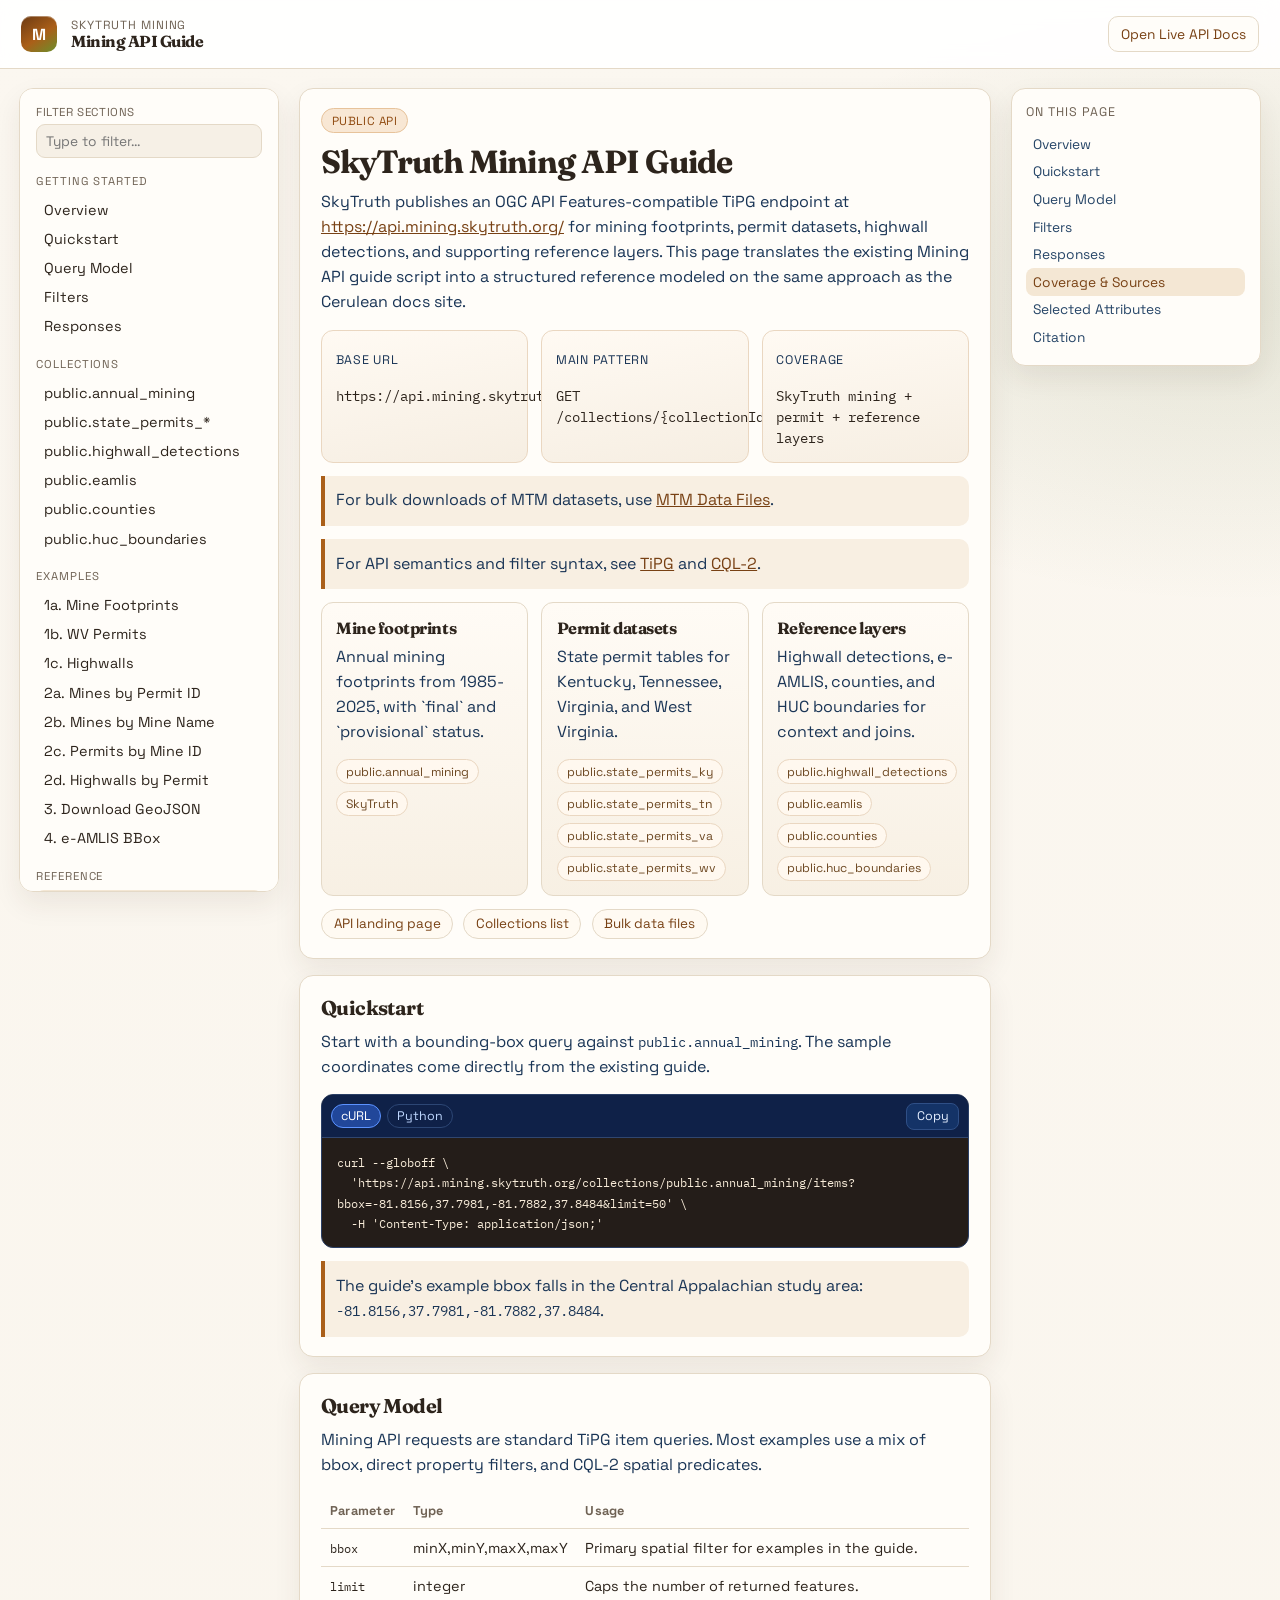
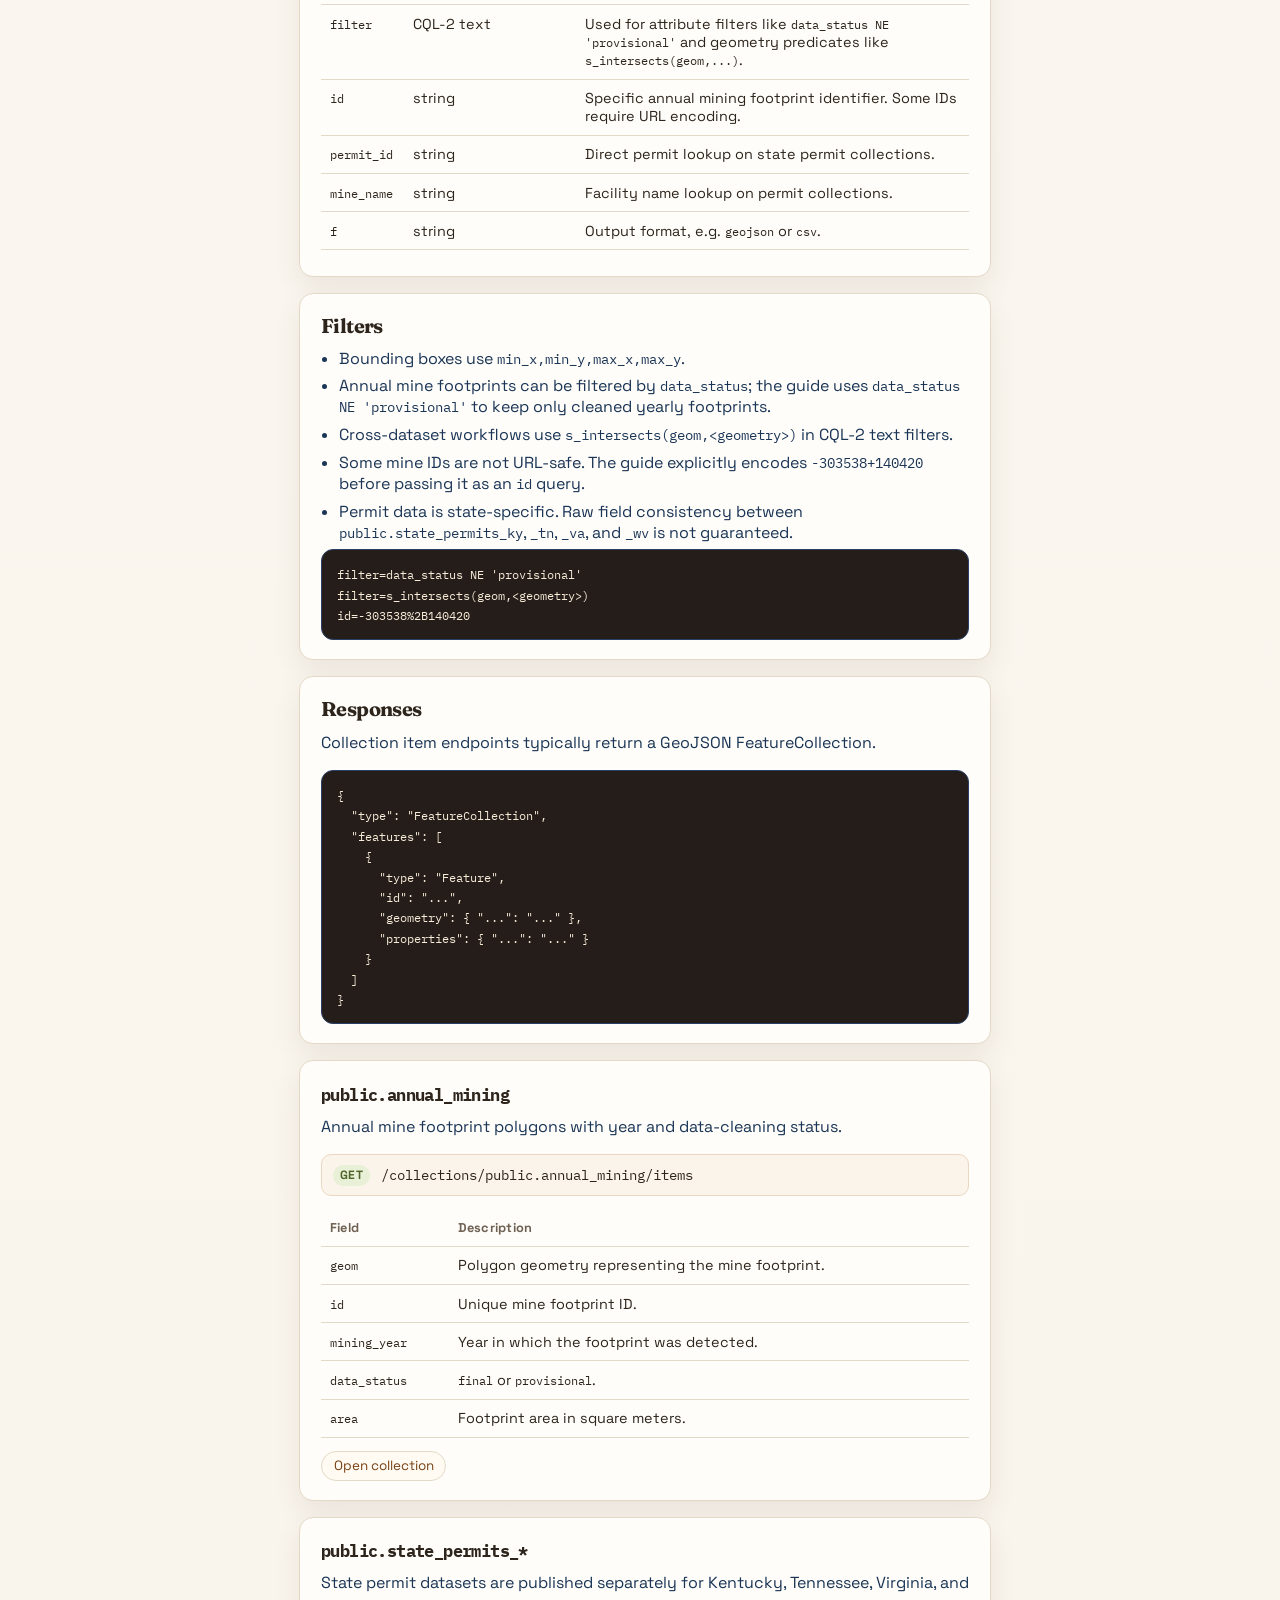
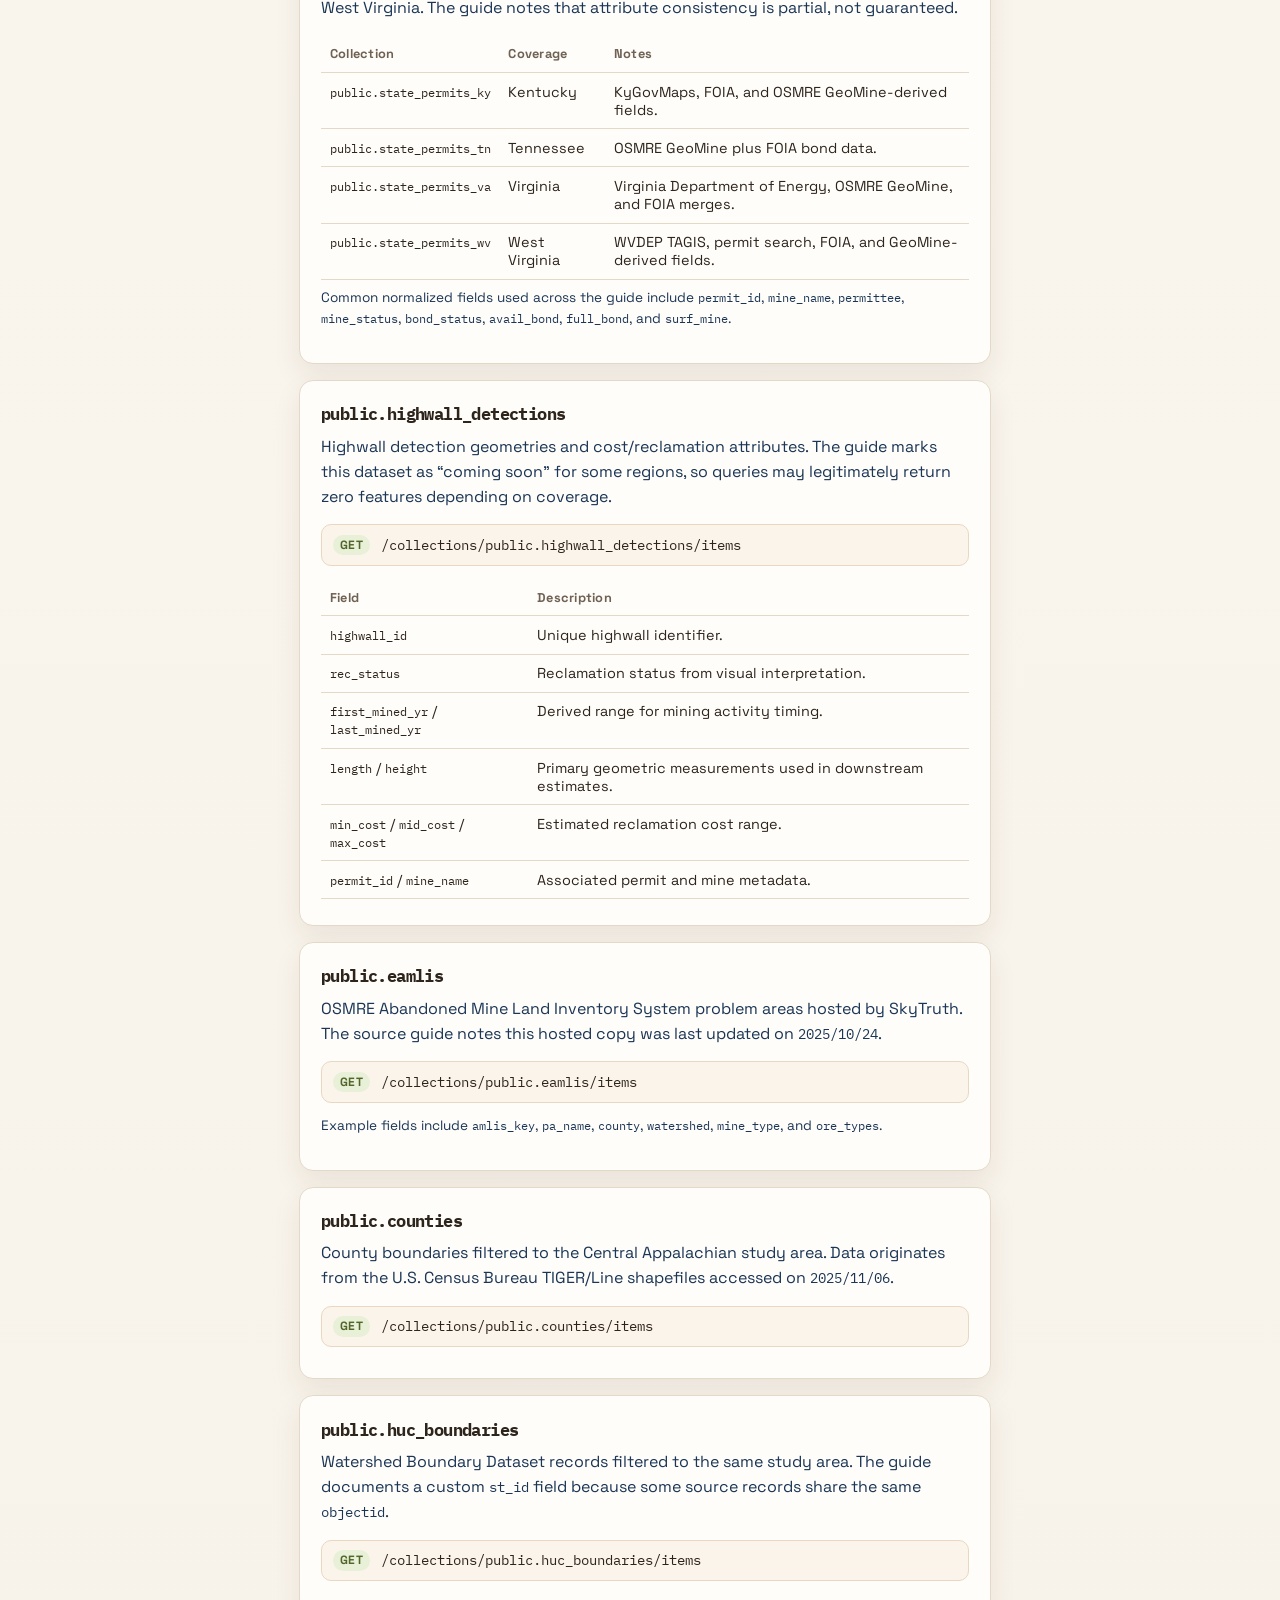
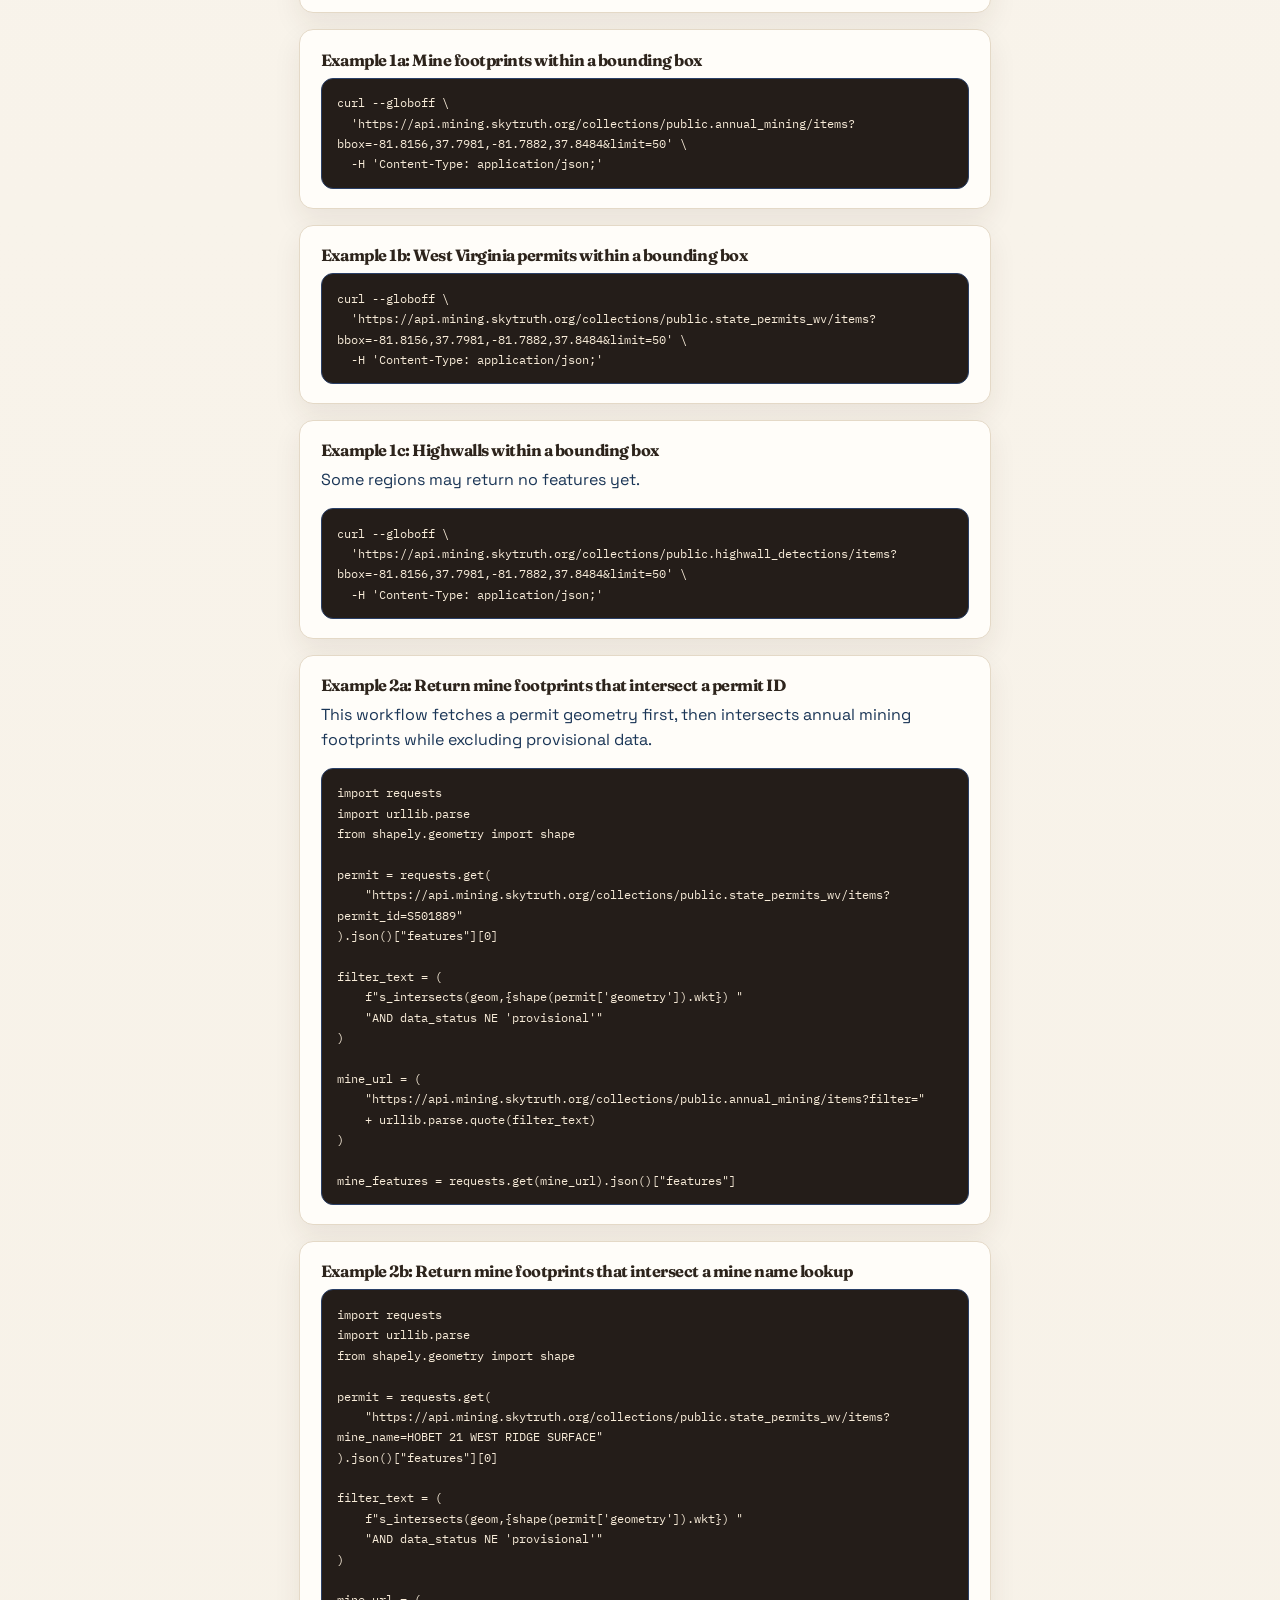
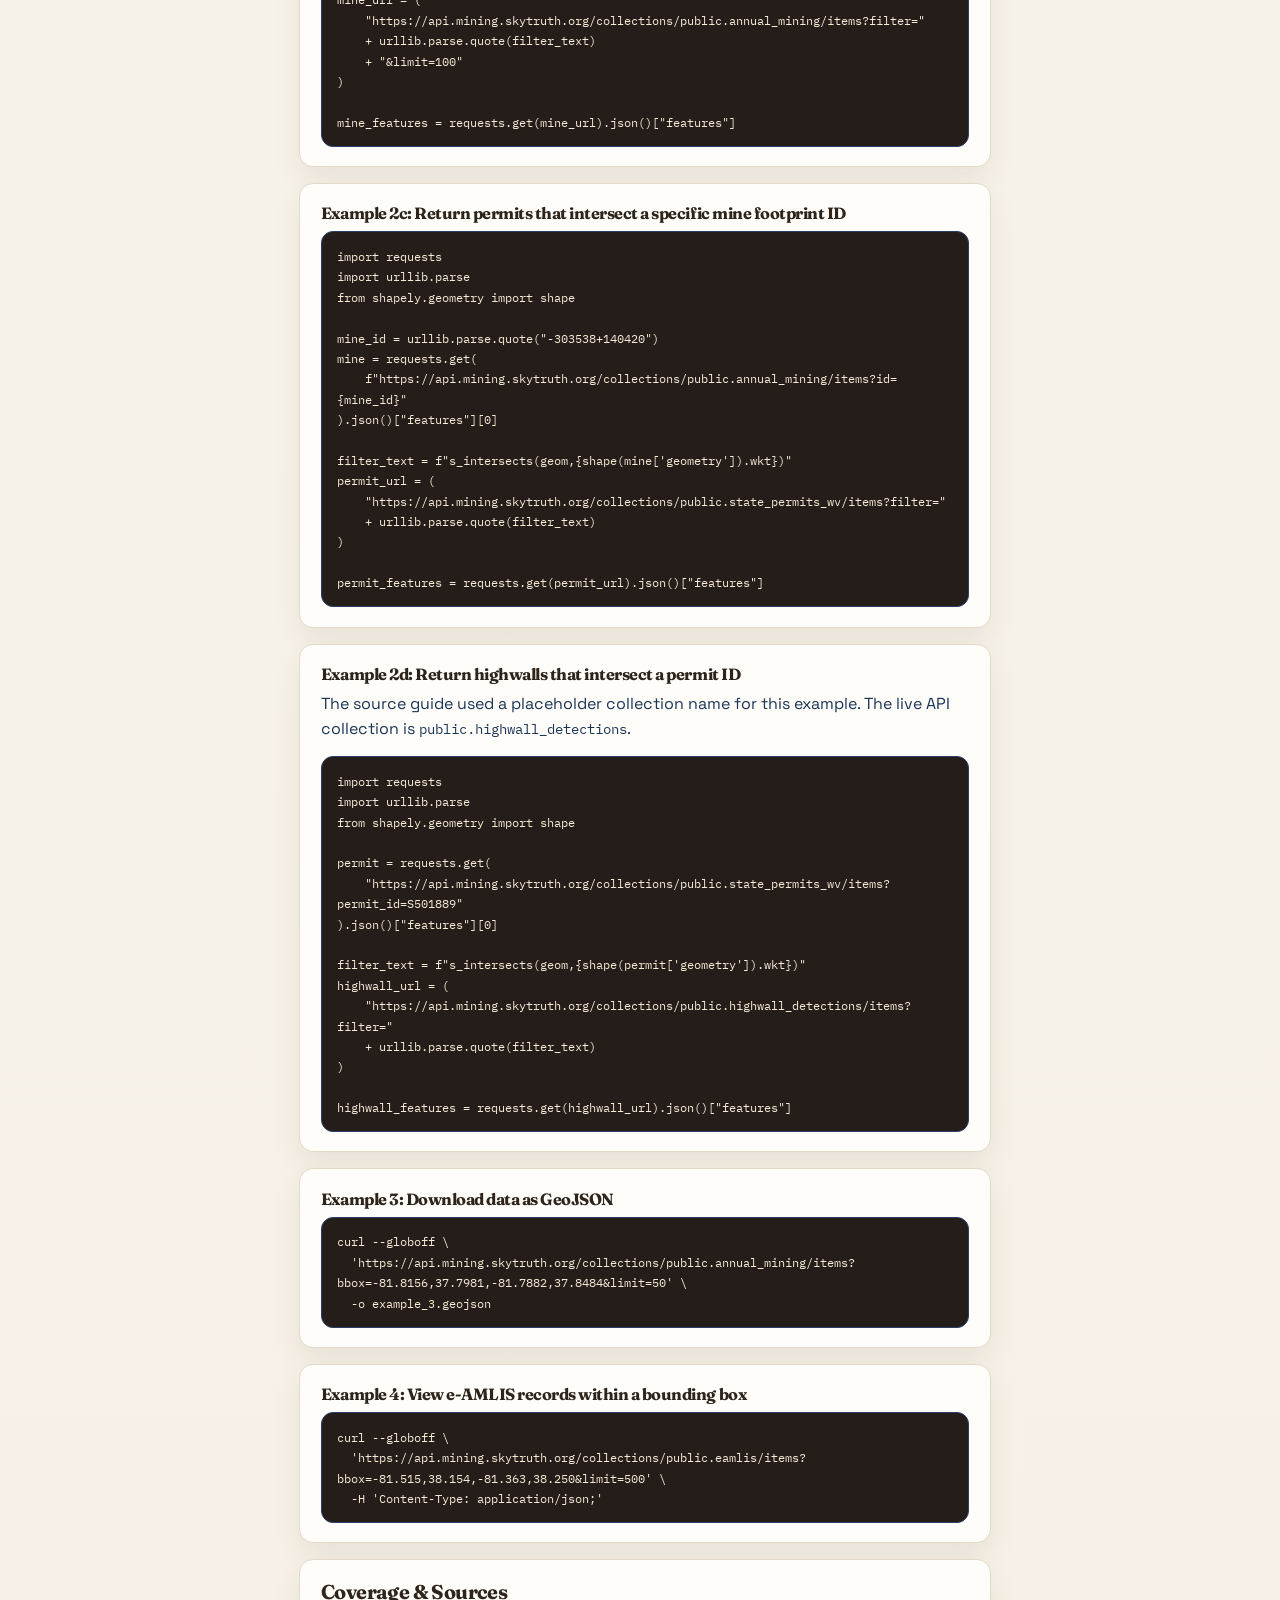
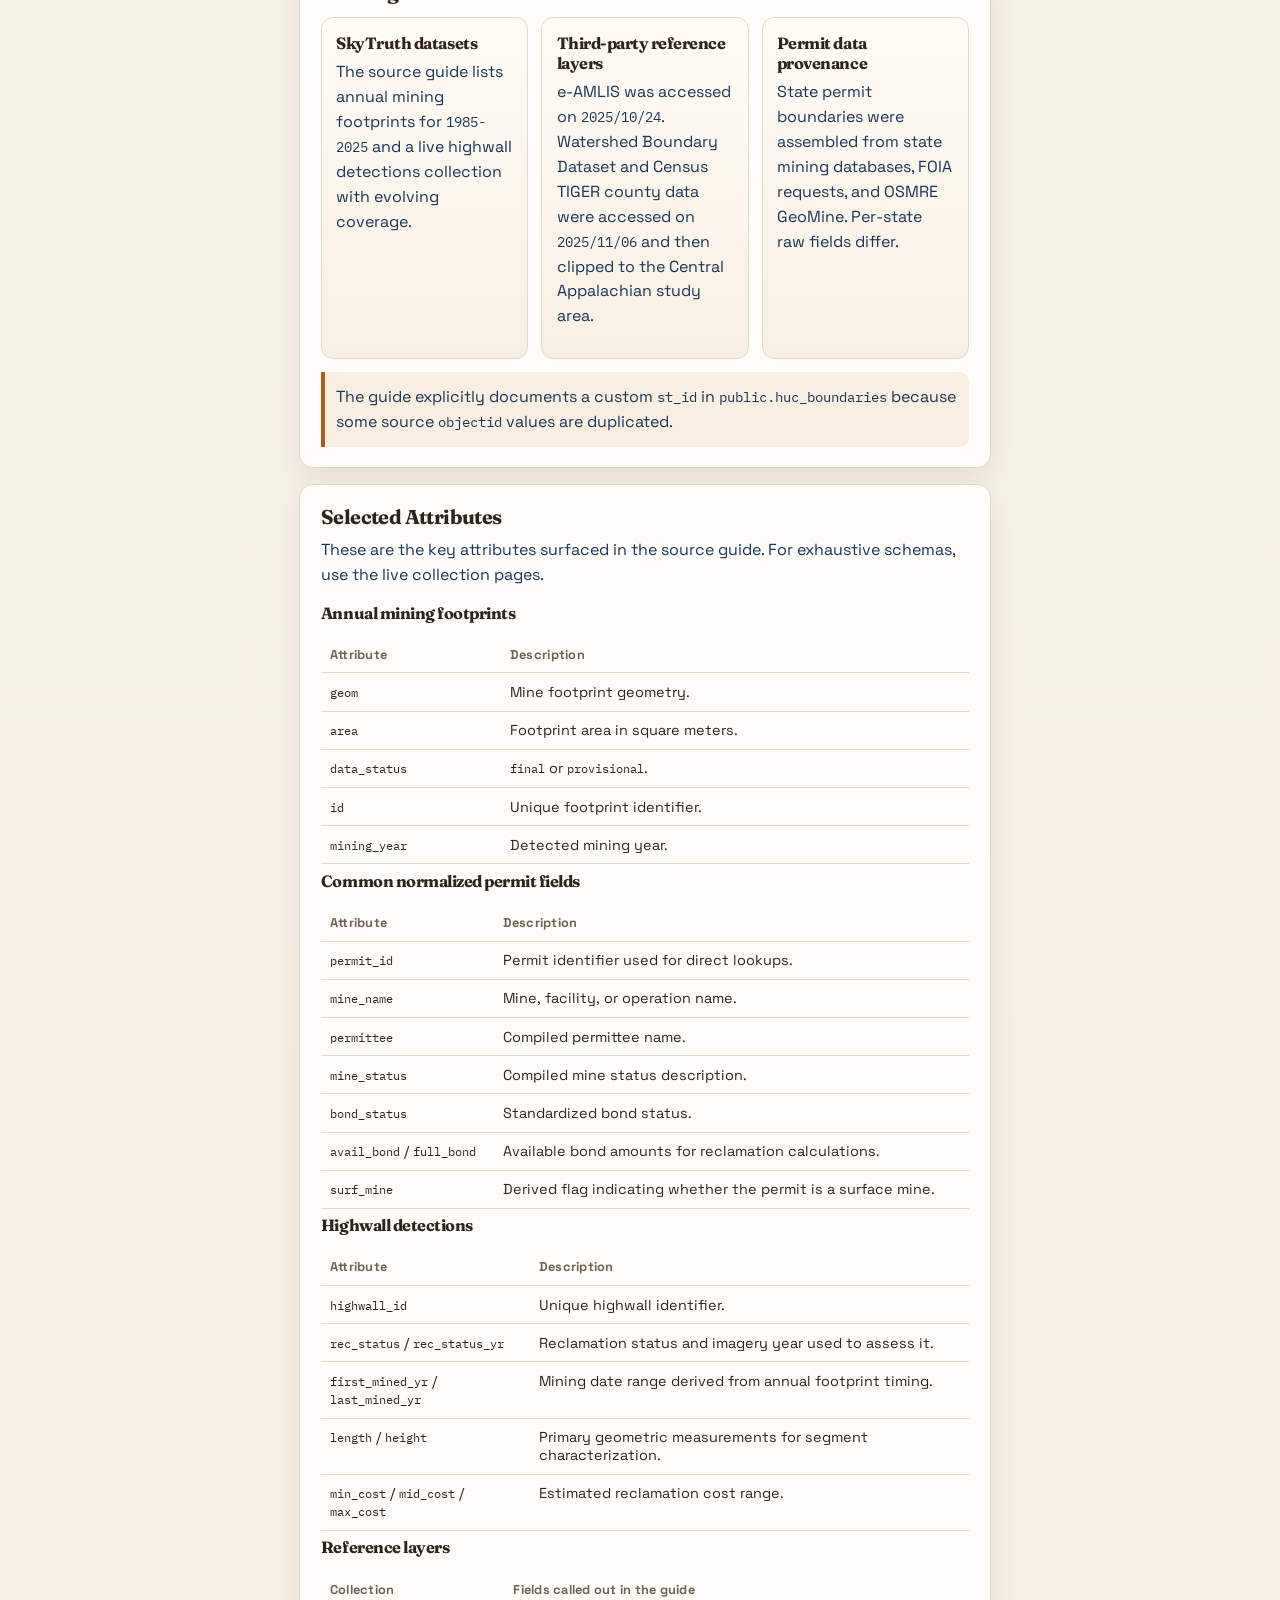
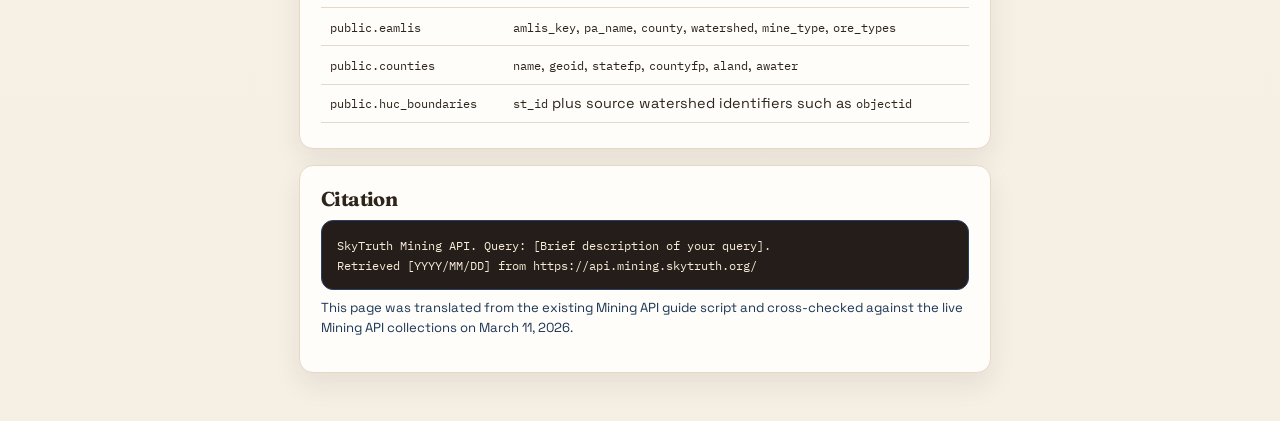
<file: docs/mining-website/index.html>
<!doctype html>
<html lang="en">
  <head>
    <meta charset="UTF-8" />
    <meta name="viewport" content="width=device-width, initial-scale=1.0" />
    <meta
      name="description"
      content="SkyTruth Mining API Guide for querying annual mining footprints, permit datasets, highwall detections, e-AMLIS, counties, and HUC boundaries."
    />
    <title>SkyTruth Mining API Guide</title>
    <link rel="stylesheet" href="./styles.css" />
  </head>
  <body>
    <header class="topbar">
      <div class="brand">
        <span class="brand-mark">M</span>
        <div>
          <p class="brand-label">SkyTruth Mining</p>
          <h1>Mining API Guide</h1>
        </div>
      </div>
      <button id="menuToggle" class="menu-toggle" aria-expanded="false" aria-controls="sidebar">
        Navigation
      </button>
      <a class="top-link" href="https://api.mining.skytruth.org/" target="_blank" rel="noreferrer"
        >Open Live API Docs</a
      >
    </header>

    <div class="layout">
      <aside id="sidebar" class="sidebar">
        <nav aria-label="Primary">
          <label class="nav-search-label" for="navSearch">Filter sections</label>
          <input
            id="navSearch"
            class="nav-search"
            type="search"
            placeholder="Type to filter..."
            autocomplete="off"
          />

          <p class="nav-group-title">Getting Started</p>
          <a href="#overview" class="nav-link">Overview</a>
          <a href="#quickstart" class="nav-link">Quickstart</a>
          <a href="#query-model" class="nav-link">Query Model</a>
          <a href="#filters" class="nav-link">Filters</a>
          <a href="#responses" class="nav-link">Responses</a>

          <p class="nav-group-title">Collections</p>
          <a href="#collection-annual-mining" class="nav-link">public.annual_mining</a>
          <a href="#collection-state-permits" class="nav-link">public.state_permits_*</a>
          <a href="#collection-highwall-detections" class="nav-link">public.highwall_detections</a>
          <a href="#collection-eamlis" class="nav-link">public.eamlis</a>
          <a href="#collection-counties" class="nav-link">public.counties</a>
          <a href="#collection-huc-boundaries" class="nav-link">public.huc_boundaries</a>

          <p class="nav-group-title">Examples</p>
          <a href="#example-1a" class="nav-link">1a. Mine Footprints</a>
          <a href="#example-1b" class="nav-link">1b. WV Permits</a>
          <a href="#example-1c" class="nav-link">1c. Highwalls</a>
          <a href="#example-2a" class="nav-link">2a. Mines by Permit ID</a>
          <a href="#example-2b" class="nav-link">2b. Mines by Mine Name</a>
          <a href="#example-2c" class="nav-link">2c. Permits by Mine ID</a>
          <a href="#example-2d" class="nav-link">2d. Highwalls by Permit</a>
          <a href="#example-3" class="nav-link">3. Download GeoJSON</a>
          <a href="#example-4" class="nav-link">4. e-AMLIS BBox</a>

          <p class="nav-group-title">Reference</p>
          <a href="#coverage" class="nav-link">Coverage & Sources</a>
          <a href="#glossary" class="nav-link">Selected Attributes</a>
          <a href="#citation" class="nav-link">Citation</a>
        </nav>
      </aside>

      <main class="content">
        <section id="overview" class="section hero">
          <div class="eyebrow">Public API</div>
          <h2>SkyTruth Mining API Guide</h2>
          <p>
            SkyTruth publishes an OGC API Features-compatible TiPG endpoint at
            <a href="https://api.mining.skytruth.org/" target="_blank" rel="noreferrer"
              >https://api.mining.skytruth.org/</a
            > for mining footprints, permit datasets, highwall detections, and supporting
            reference layers. This page translates the existing Mining API guide script into a
            structured reference modeled on the same approach as the Cerulean docs site.
          </p>
          <div class="hero-grid">
            <div class="hero-card">
              <p class="hero-label">Base URL</p>
              <code>https://api.mining.skytruth.org/</code>
            </div>
            <div class="hero-card">
              <p class="hero-label">Main pattern</p>
              <code>GET /collections/{collectionId}/items</code>
            </div>
            <div class="hero-card">
              <p class="hero-label">Coverage</p>
              <code>SkyTruth mining + permit + reference layers</code>
            </div>
          </div>
          <div class="callout">
            <p>
              For bulk downloads of MTM datasets, use
              <a href="https://skytruth.org/mtr-data-files/" target="_blank" rel="noreferrer"
                >MTM Data Files</a
              >.
            </p>
          </div>
          <div class="callout">
            <p>
              For API semantics and filter syntax, see
              <a href="https://developmentseed.org/tipg/" target="_blank" rel="noreferrer"
                >TiPG</a
              >
              and
              <a
                href="https://cran.r-project.org/web/packages/rstac/vignettes/rstac-02-cql2.html"
                target="_blank"
                rel="noreferrer"
                >CQL-2</a
              >.
            </p>
          </div>
          <div class="catalog-grid">
            <article class="catalog-card">
              <h4>Mine footprints</h4>
              <p>Annual mining footprints from 1985-2025, with `final` and `provisional` status.</p>
              <div class="badge-row">
                <span class="badge">public.annual_mining</span>
                <span class="badge">SkyTruth</span>
              </div>
            </article>
            <article class="catalog-card">
              <h4>Permit datasets</h4>
              <p>State permit tables for Kentucky, Tennessee, Virginia, and West Virginia.</p>
              <div class="badge-row">
                <span class="badge">public.state_permits_ky</span>
                <span class="badge">public.state_permits_tn</span>
                <span class="badge">public.state_permits_va</span>
                <span class="badge">public.state_permits_wv</span>
              </div>
            </article>
            <article class="catalog-card">
              <h4>Reference layers</h4>
              <p>Highwall detections, e-AMLIS, counties, and HUC boundaries for context and joins.</p>
              <div class="badge-row">
                <span class="badge">public.highwall_detections</span>
                <span class="badge">public.eamlis</span>
                <span class="badge">public.counties</span>
                <span class="badge">public.huc_boundaries</span>
              </div>
            </article>
          </div>
          <div class="link-row">
            <a class="link-chip" href="https://api.mining.skytruth.org/" target="_blank" rel="noreferrer"
              >API landing page</a
            >
            <a
              class="link-chip"
              href="https://api.mining.skytruth.org/collections"
              target="_blank"
              rel="noreferrer"
              >Collections list</a
            >
            <a
              class="link-chip"
              href="https://skytruth.org/mtr-data-files/"
              target="_blank"
              rel="noreferrer"
              >Bulk data files</a
            >
          </div>
        </section>

        <section id="quickstart" class="section">
          <h3>Quickstart</h3>
          <p>
            Start with a bounding-box query against <code>public.annual_mining</code>. The sample
            coordinates come directly from the existing guide.
          </p>
          <div class="code-example">
            <div class="code-toolbar">
              <div class="lang-tabs">
                <button class="lang-tab is-active" data-lang="bash">cURL</button>
                <button class="lang-tab" data-lang="python">Python</button>
              </div>
              <button class="copy-btn" type="button">Copy</button>
            </div>
            <pre class="code-block is-active" data-lang="bash"><code>curl --globoff \
  'https://api.mining.skytruth.org/collections/public.annual_mining/items?bbox=-81.8156,37.7981,-81.7882,37.8484&amp;limit=50' \
  -H 'Content-Type: application/json;'</code></pre>
            <pre class="code-block" data-lang="python"><code>import requests

url = (
    "https://api.mining.skytruth.org/collections/public.annual_mining/items"
    "?bbox=-81.8156,37.7981,-81.7882,37.8484"
    "&amp;limit=50"
)

data = requests.get(url).json()
print("Returned:", len(data.get("features", [])))</code></pre>
          </div>
          <div class="callout">
            <p>
              The guide’s example bbox falls in the Central Appalachian study area:
              <code>-81.8156,37.7981,-81.7882,37.8484</code>.
            </p>
          </div>
        </section>

        <section id="query-model" class="section">
          <h3>Query Model</h3>
          <p>
            Mining API requests are standard TiPG item queries. Most examples use a mix of bbox,
            direct property filters, and CQL-2 spatial predicates.
          </p>
          <table>
            <thead>
              <tr>
                <th>Parameter</th>
                <th>Type</th>
                <th>Usage</th>
              </tr>
            </thead>
            <tbody>
              <tr>
                <td><code>bbox</code></td>
                <td>minX,minY,maxX,maxY</td>
                <td>Primary spatial filter for examples in the guide.</td>
              </tr>
              <tr>
                <td><code>limit</code></td>
                <td>integer</td>
                <td>Caps the number of returned features.</td>
              </tr>
              <tr>
                <td><code>filter</code></td>
                <td>CQL-2 text</td>
                <td>
                  Used for attribute filters like <code>data_status NE 'provisional'</code> and
                  geometry predicates like <code>s_intersects(geom,...)</code>.
                </td>
              </tr>
              <tr>
                <td><code>id</code></td>
                <td>string</td>
                <td>Specific annual mining footprint identifier. Some IDs require URL encoding.</td>
              </tr>
              <tr>
                <td><code>permit_id</code></td>
                <td>string</td>
                <td>Direct permit lookup on state permit collections.</td>
              </tr>
              <tr>
                <td><code>mine_name</code></td>
                <td>string</td>
                <td>Facility name lookup on permit collections.</td>
              </tr>
              <tr>
                <td><code>f</code></td>
                <td>string</td>
                <td>Output format, e.g. <code>geojson</code> or <code>csv</code>.</td>
              </tr>
            </tbody>
          </table>
        </section>

        <section id="filters" class="section">
          <h3>Filters</h3>
          <ul>
            <li>Bounding boxes use <code>min_x,min_y,max_x,max_y</code>.</li>
            <li>
              Annual mine footprints can be filtered by <code>data_status</code>; the guide uses
              <code>data_status NE 'provisional'</code> to keep only cleaned yearly footprints.
            </li>
            <li>
              Cross-dataset workflows use <code>s_intersects(geom,&lt;geometry&gt;)</code> in
              CQL-2 text filters.
            </li>
            <li>
              Some mine IDs are not URL-safe. The guide explicitly encodes
              <code>-303538+140420</code> before passing it as an <code>id</code> query.
            </li>
            <li>
              Permit data is state-specific. Raw field consistency between
              <code>public.state_permits_ky</code>, <code>_tn</code>, <code>_va</code>, and
              <code>_wv</code> is not guaranteed.
            </li>
          </ul>
          <pre class="code-block static"><code>filter=data_status NE 'provisional'
filter=s_intersects(geom,&lt;geometry&gt;)
id=-303538%2B140420</code></pre>
        </section>

        <section id="responses" class="section">
          <h3>Responses</h3>
          <p>Collection item endpoints typically return a GeoJSON FeatureCollection.</p>
          <pre class="code-block static"><code>{
  "type": "FeatureCollection",
  "features": [
    {
      "type": "Feature",
      "id": "...",
      "geometry": { "...": "..." },
      "properties": { "...": "..." }
    }
  ]
}</code></pre>
        </section>

        <section id="collection-annual-mining" class="section collection">
          <h3><code>public.annual_mining</code></h3>
          <p>Annual mine footprint polygons with year and data-cleaning status.</p>
          <div class="endpoint">
            <span class="method">GET</span>
            <code>/collections/public.annual_mining/items</code>
          </div>
          <table>
            <thead>
              <tr>
                <th>Field</th>
                <th>Description</th>
              </tr>
            </thead>
            <tbody>
              <tr>
                <td><code>geom</code></td>
                <td>Polygon geometry representing the mine footprint.</td>
              </tr>
              <tr>
                <td><code>id</code></td>
                <td>Unique mine footprint ID.</td>
              </tr>
              <tr>
                <td><code>mining_year</code></td>
                <td>Year in which the footprint was detected.</td>
              </tr>
              <tr>
                <td><code>data_status</code></td>
                <td><code>final</code> or <code>provisional</code>.</td>
              </tr>
              <tr>
                <td><code>area</code></td>
                <td>Footprint area in square meters.</td>
              </tr>
            </tbody>
          </table>
          <div class="link-row">
            <a
              class="link-chip"
              href="https://api.mining.skytruth.org/collections/public.annual_mining/items"
              target="_blank"
              rel="noreferrer"
              >Open collection</a
            >
          </div>
        </section>

        <section id="collection-state-permits" class="section collection">
          <h3><code>public.state_permits_*</code></h3>
          <p>
            State permit datasets are published separately for Kentucky, Tennessee, Virginia, and
            West Virginia. The guide notes that attribute consistency is partial, not guaranteed.
          </p>
          <table>
            <thead>
              <tr>
                <th>Collection</th>
                <th>Coverage</th>
                <th>Notes</th>
              </tr>
            </thead>
            <tbody>
              <tr>
                <td><code>public.state_permits_ky</code></td>
                <td>Kentucky</td>
                <td>KyGovMaps, FOIA, and OSMRE GeoMine-derived fields.</td>
              </tr>
              <tr>
                <td><code>public.state_permits_tn</code></td>
                <td>Tennessee</td>
                <td>OSMRE GeoMine plus FOIA bond data.</td>
              </tr>
              <tr>
                <td><code>public.state_permits_va</code></td>
                <td>Virginia</td>
                <td>Virginia Department of Energy, OSMRE GeoMine, and FOIA merges.</td>
              </tr>
              <tr>
                <td><code>public.state_permits_wv</code></td>
                <td>West Virginia</td>
                <td>WVDEP TAGIS, permit search, FOIA, and GeoMine-derived fields.</td>
              </tr>
            </tbody>
          </table>
          <p class="status-note">
            Common normalized fields used across the guide include <code>permit_id</code>,
            <code>mine_name</code>, <code>permittee</code>, <code>mine_status</code>,
            <code>bond_status</code>, <code>avail_bond</code>, <code>full_bond</code>, and
            <code>surf_mine</code>.
          </p>
        </section>

        <section id="collection-highwall-detections" class="section collection">
          <h3><code>public.highwall_detections</code></h3>
          <p>
            Highwall detection geometries and cost/reclamation attributes. The guide marks this
            dataset as “coming soon” for some regions, so queries may legitimately return zero
            features depending on coverage.
          </p>
          <div class="endpoint">
            <span class="method">GET</span>
            <code>/collections/public.highwall_detections/items</code>
          </div>
          <table>
            <thead>
              <tr>
                <th>Field</th>
                <th>Description</th>
              </tr>
            </thead>
            <tbody>
              <tr>
                <td><code>highwall_id</code></td>
                <td>Unique highwall identifier.</td>
              </tr>
              <tr>
                <td><code>rec_status</code></td>
                <td>Reclamation status from visual interpretation.</td>
              </tr>
              <tr>
                <td><code>first_mined_yr</code> / <code>last_mined_yr</code></td>
                <td>Derived range for mining activity timing.</td>
              </tr>
              <tr>
                <td><code>length</code> / <code>height</code></td>
                <td>Primary geometric measurements used in downstream estimates.</td>
              </tr>
              <tr>
                <td><code>min_cost</code> / <code>mid_cost</code> / <code>max_cost</code></td>
                <td>Estimated reclamation cost range.</td>
              </tr>
              <tr>
                <td><code>permit_id</code> / <code>mine_name</code></td>
                <td>Associated permit and mine metadata.</td>
              </tr>
            </tbody>
          </table>
        </section>

        <section id="collection-eamlis" class="section collection">
          <h3><code>public.eamlis</code></h3>
          <p>
            OSMRE Abandoned Mine Land Inventory System problem areas hosted by SkyTruth. The source
            guide notes this hosted copy was last updated on <code>2025/10/24</code>.
          </p>
          <div class="endpoint">
            <span class="method">GET</span>
            <code>/collections/public.eamlis/items</code>
          </div>
          <p class="status-note">
            Example fields include <code>amlis_key</code>, <code>pa_name</code>,
            <code>county</code>, <code>watershed</code>, <code>mine_type</code>, and
            <code>ore_types</code>.
          </p>
        </section>

        <section id="collection-counties" class="section collection">
          <h3><code>public.counties</code></h3>
          <p>
            County boundaries filtered to the Central Appalachian study area. Data originates from
            the U.S. Census Bureau TIGER/Line shapefiles accessed on <code>2025/11/06</code>.
          </p>
          <div class="endpoint">
            <span class="method">GET</span>
            <code>/collections/public.counties/items</code>
          </div>
        </section>

        <section id="collection-huc-boundaries" class="section collection">
          <h3><code>public.huc_boundaries</code></h3>
          <p>
            Watershed Boundary Dataset records filtered to the same study area. The guide documents
            a custom <code>st_id</code> field because some source records share the same
            <code>objectid</code>.
          </p>
          <div class="endpoint">
            <span class="method">GET</span>
            <code>/collections/public.huc_boundaries/items</code>
          </div>
        </section>

        <section id="example-1a" class="section example">
          <h4>Example 1a: Mine footprints within a bounding box</h4>
          <pre class="code-block static"><code>curl --globoff \
  'https://api.mining.skytruth.org/collections/public.annual_mining/items?bbox=-81.8156,37.7981,-81.7882,37.8484&amp;limit=50' \
  -H 'Content-Type: application/json;'</code></pre>
        </section>

        <section id="example-1b" class="section example">
          <h4>Example 1b: West Virginia permits within a bounding box</h4>
          <pre class="code-block static"><code>curl --globoff \
  'https://api.mining.skytruth.org/collections/public.state_permits_wv/items?bbox=-81.8156,37.7981,-81.7882,37.8484&amp;limit=50' \
  -H 'Content-Type: application/json;'</code></pre>
        </section>

        <section id="example-1c" class="section example">
          <h4>Example 1c: Highwalls within a bounding box</h4>
          <p>Some regions may return no features yet.</p>
          <pre class="code-block static"><code>curl --globoff \
  'https://api.mining.skytruth.org/collections/public.highwall_detections/items?bbox=-81.8156,37.7981,-81.7882,37.8484&amp;limit=50' \
  -H 'Content-Type: application/json;'</code></pre>
        </section>

        <section id="example-2a" class="section example">
          <h4>Example 2a: Return mine footprints that intersect a permit ID</h4>
          <p>
            This workflow fetches a permit geometry first, then intersects annual mining footprints
            while excluding provisional data.
          </p>
          <pre class="code-block static"><code>import requests
import urllib.parse
from shapely.geometry import shape

permit = requests.get(
    "https://api.mining.skytruth.org/collections/public.state_permits_wv/items?permit_id=S501889"
).json()["features"][0]

filter_text = (
    f"s_intersects(geom,{shape(permit['geometry']).wkt}) "
    "AND data_status NE 'provisional'"
)

mine_url = (
    "https://api.mining.skytruth.org/collections/public.annual_mining/items?filter="
    + urllib.parse.quote(filter_text)
)

mine_features = requests.get(mine_url).json()["features"]</code></pre>
        </section>

        <section id="example-2b" class="section example">
          <h4>Example 2b: Return mine footprints that intersect a mine name lookup</h4>
          <pre class="code-block static"><code>import requests
import urllib.parse
from shapely.geometry import shape

permit = requests.get(
    "https://api.mining.skytruth.org/collections/public.state_permits_wv/items?mine_name=HOBET 21 WEST RIDGE SURFACE"
).json()["features"][0]

filter_text = (
    f"s_intersects(geom,{shape(permit['geometry']).wkt}) "
    "AND data_status NE 'provisional'"
)

mine_url = (
    "https://api.mining.skytruth.org/collections/public.annual_mining/items?filter="
    + urllib.parse.quote(filter_text)
    + "&amp;limit=100"
)

mine_features = requests.get(mine_url).json()["features"]</code></pre>
        </section>

        <section id="example-2c" class="section example">
          <h4>Example 2c: Return permits that intersect a specific mine footprint ID</h4>
          <pre class="code-block static"><code>import requests
import urllib.parse
from shapely.geometry import shape

mine_id = urllib.parse.quote("-303538+140420")
mine = requests.get(
    f"https://api.mining.skytruth.org/collections/public.annual_mining/items?id={mine_id}"
).json()["features"][0]

filter_text = f"s_intersects(geom,{shape(mine['geometry']).wkt})"
permit_url = (
    "https://api.mining.skytruth.org/collections/public.state_permits_wv/items?filter="
    + urllib.parse.quote(filter_text)
)

permit_features = requests.get(permit_url).json()["features"]</code></pre>
        </section>

        <section id="example-2d" class="section example">
          <h4>Example 2d: Return highwalls that intersect a permit ID</h4>
          <p>
            The source guide used a placeholder collection name for this example. The live API
            collection is <code>public.highwall_detections</code>.
          </p>
          <pre class="code-block static"><code>import requests
import urllib.parse
from shapely.geometry import shape

permit = requests.get(
    "https://api.mining.skytruth.org/collections/public.state_permits_wv/items?permit_id=S501889"
).json()["features"][0]

filter_text = f"s_intersects(geom,{shape(permit['geometry']).wkt})"
highwall_url = (
    "https://api.mining.skytruth.org/collections/public.highwall_detections/items?filter="
    + urllib.parse.quote(filter_text)
)

highwall_features = requests.get(highwall_url).json()["features"]</code></pre>
        </section>

        <section id="example-3" class="section example">
          <h4>Example 3: Download data as GeoJSON</h4>
          <pre class="code-block static"><code>curl --globoff \
  'https://api.mining.skytruth.org/collections/public.annual_mining/items?bbox=-81.8156,37.7981,-81.7882,37.8484&amp;limit=50' \
  -o example_3.geojson</code></pre>
        </section>

        <section id="example-4" class="section example">
          <h4>Example 4: View e-AMLIS records within a bounding box</h4>
          <pre class="code-block static"><code>curl --globoff \
  'https://api.mining.skytruth.org/collections/public.eamlis/items?bbox=-81.515,38.154,-81.363,38.250&amp;limit=500' \
  -H 'Content-Type: application/json;'</code></pre>
        </section>

        <section id="coverage" class="section">
          <h3>Coverage & Sources</h3>
          <div class="catalog-grid">
            <article class="catalog-card">
              <h4>SkyTruth datasets</h4>
              <p>
                The source guide lists annual mining footprints for <code>1985-2025</code> and a
                live highwall detections collection with evolving coverage.
              </p>
            </article>
            <article class="catalog-card">
              <h4>Third-party reference layers</h4>
              <p>
                e-AMLIS was accessed on <code>2025/10/24</code>. Watershed Boundary Dataset and
                Census TIGER county data were accessed on <code>2025/11/06</code> and then clipped
                to the Central Appalachian study area.
              </p>
            </article>
            <article class="catalog-card">
              <h4>Permit data provenance</h4>
              <p>
                State permit boundaries were assembled from state mining databases, FOIA requests,
                and OSMRE GeoMine. Per-state raw fields differ.
              </p>
            </article>
          </div>
          <div class="callout">
            <p>
              The guide explicitly documents a custom <code>st_id</code> in
              <code>public.huc_boundaries</code> because some source <code>objectid</code> values
              are duplicated.
            </p>
          </div>
        </section>

        <section id="glossary" class="section">
          <h3>Selected Attributes</h3>
          <p>
            These are the key attributes surfaced in the source guide. For exhaustive schemas, use
            the live collection pages.
          </p>

          <h4>Annual mining footprints</h4>
          <table>
            <thead>
              <tr>
                <th>Attribute</th>
                <th>Description</th>
              </tr>
            </thead>
            <tbody>
              <tr>
                <td><code>geom</code></td>
                <td>Mine footprint geometry.</td>
              </tr>
              <tr>
                <td><code>area</code></td>
                <td>Footprint area in square meters.</td>
              </tr>
              <tr>
                <td><code>data_status</code></td>
                <td><code>final</code> or <code>provisional</code>.</td>
              </tr>
              <tr>
                <td><code>id</code></td>
                <td>Unique footprint identifier.</td>
              </tr>
              <tr>
                <td><code>mining_year</code></td>
                <td>Detected mining year.</td>
              </tr>
            </tbody>
          </table>

          <h4>Common normalized permit fields</h4>
          <table>
            <thead>
              <tr>
                <th>Attribute</th>
                <th>Description</th>
              </tr>
            </thead>
            <tbody>
              <tr>
                <td><code>permit_id</code></td>
                <td>Permit identifier used for direct lookups.</td>
              </tr>
              <tr>
                <td><code>mine_name</code></td>
                <td>Mine, facility, or operation name.</td>
              </tr>
              <tr>
                <td><code>permittee</code></td>
                <td>Compiled permittee name.</td>
              </tr>
              <tr>
                <td><code>mine_status</code></td>
                <td>Compiled mine status description.</td>
              </tr>
              <tr>
                <td><code>bond_status</code></td>
                <td>Standardized bond status.</td>
              </tr>
              <tr>
                <td><code>avail_bond</code> / <code>full_bond</code></td>
                <td>Available bond amounts for reclamation calculations.</td>
              </tr>
              <tr>
                <td><code>surf_mine</code></td>
                <td>Derived flag indicating whether the permit is a surface mine.</td>
              </tr>
            </tbody>
          </table>

          <h4>Highwall detections</h4>
          <table>
            <thead>
              <tr>
                <th>Attribute</th>
                <th>Description</th>
              </tr>
            </thead>
            <tbody>
              <tr>
                <td><code>highwall_id</code></td>
                <td>Unique highwall identifier.</td>
              </tr>
              <tr>
                <td><code>rec_status</code> / <code>rec_status_yr</code></td>
                <td>Reclamation status and imagery year used to assess it.</td>
              </tr>
              <tr>
                <td><code>first_mined_yr</code> / <code>last_mined_yr</code></td>
                <td>Mining date range derived from annual footprint timing.</td>
              </tr>
              <tr>
                <td><code>length</code> / <code>height</code></td>
                <td>Primary geometric measurements for segment characterization.</td>
              </tr>
              <tr>
                <td><code>min_cost</code> / <code>mid_cost</code> / <code>max_cost</code></td>
                <td>Estimated reclamation cost range.</td>
              </tr>
            </tbody>
          </table>

          <h4>Reference layers</h4>
          <table>
            <thead>
              <tr>
                <th>Collection</th>
                <th>Fields called out in the guide</th>
              </tr>
            </thead>
            <tbody>
              <tr>
                <td><code>public.eamlis</code></td>
                <td>
                  <code>amlis_key</code>, <code>pa_name</code>, <code>county</code>,
                  <code>watershed</code>, <code>mine_type</code>, <code>ore_types</code>
                </td>
              </tr>
              <tr>
                <td><code>public.counties</code></td>
                <td>
                  <code>name</code>, <code>geoid</code>, <code>statefp</code>,
                  <code>countyfp</code>, <code>aland</code>, <code>awater</code>
                </td>
              </tr>
              <tr>
                <td><code>public.huc_boundaries</code></td>
                <td><code>st_id</code> plus source watershed identifiers such as <code>objectid</code></td>
              </tr>
            </tbody>
          </table>
        </section>

        <section id="citation" class="section">
          <h3>Citation</h3>
          <pre class="code-block static"><code>SkyTruth Mining API. Query: [Brief description of your query].
Retrieved [YYYY/MM/DD] from https://api.mining.skytruth.org/</code></pre>
          <p class="footnote">
            This page was translated from the existing Mining API guide script and cross-checked
            against the live Mining API collections on March 11, 2026.
          </p>
        </section>
      </main>

      <aside class="toc">
        <div class="toc-inner">
          <p class="toc-title">On This Page</p>
          <a href="#overview" class="toc-link">Overview</a>
          <a href="#quickstart" class="toc-link">Quickstart</a>
          <a href="#query-model" class="toc-link">Query Model</a>
          <a href="#filters" class="toc-link">Filters</a>
          <a href="#responses" class="toc-link">Responses</a>
          <a href="#coverage" class="toc-link">Coverage & Sources</a>
          <a href="#glossary" class="toc-link">Selected Attributes</a>
          <a href="#citation" class="toc-link">Citation</a>
        </div>
      </aside>
    </div>

    <script src="./app.js"></script>
  </body>
</html>
</file>
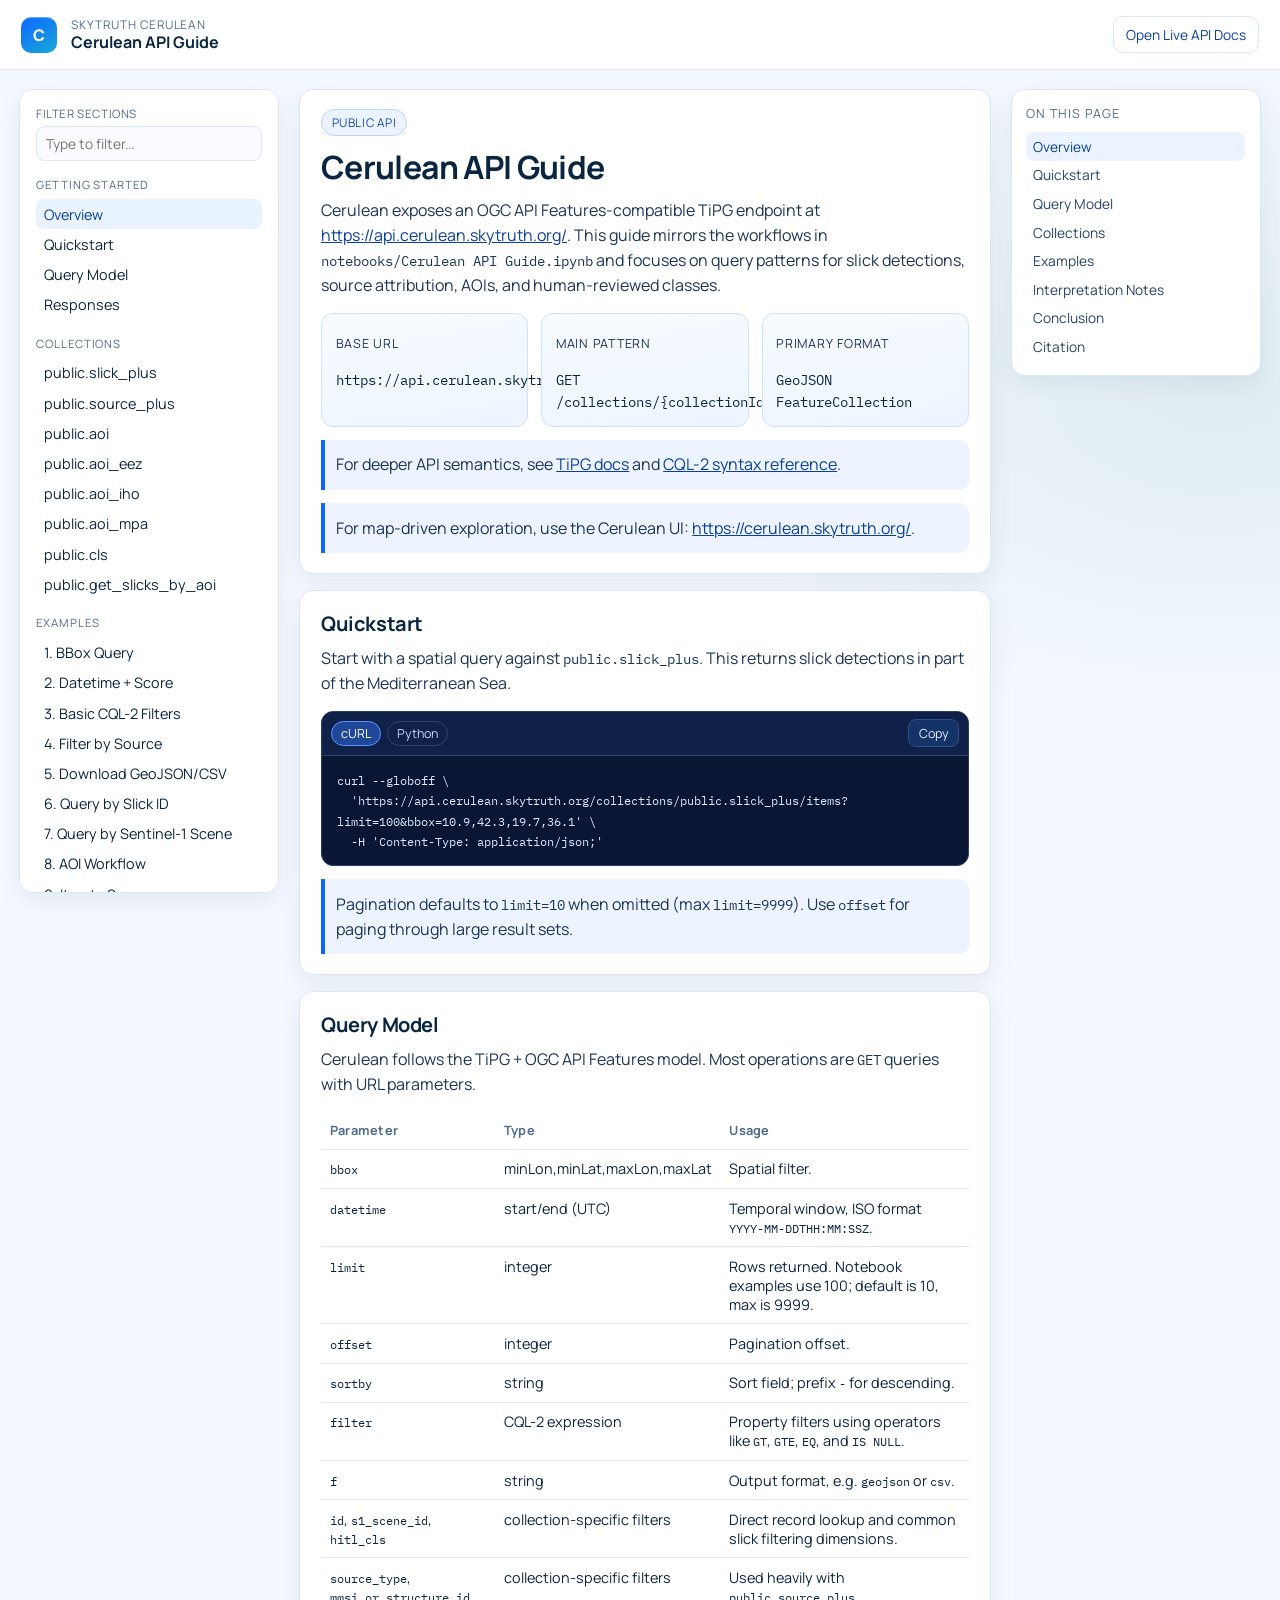
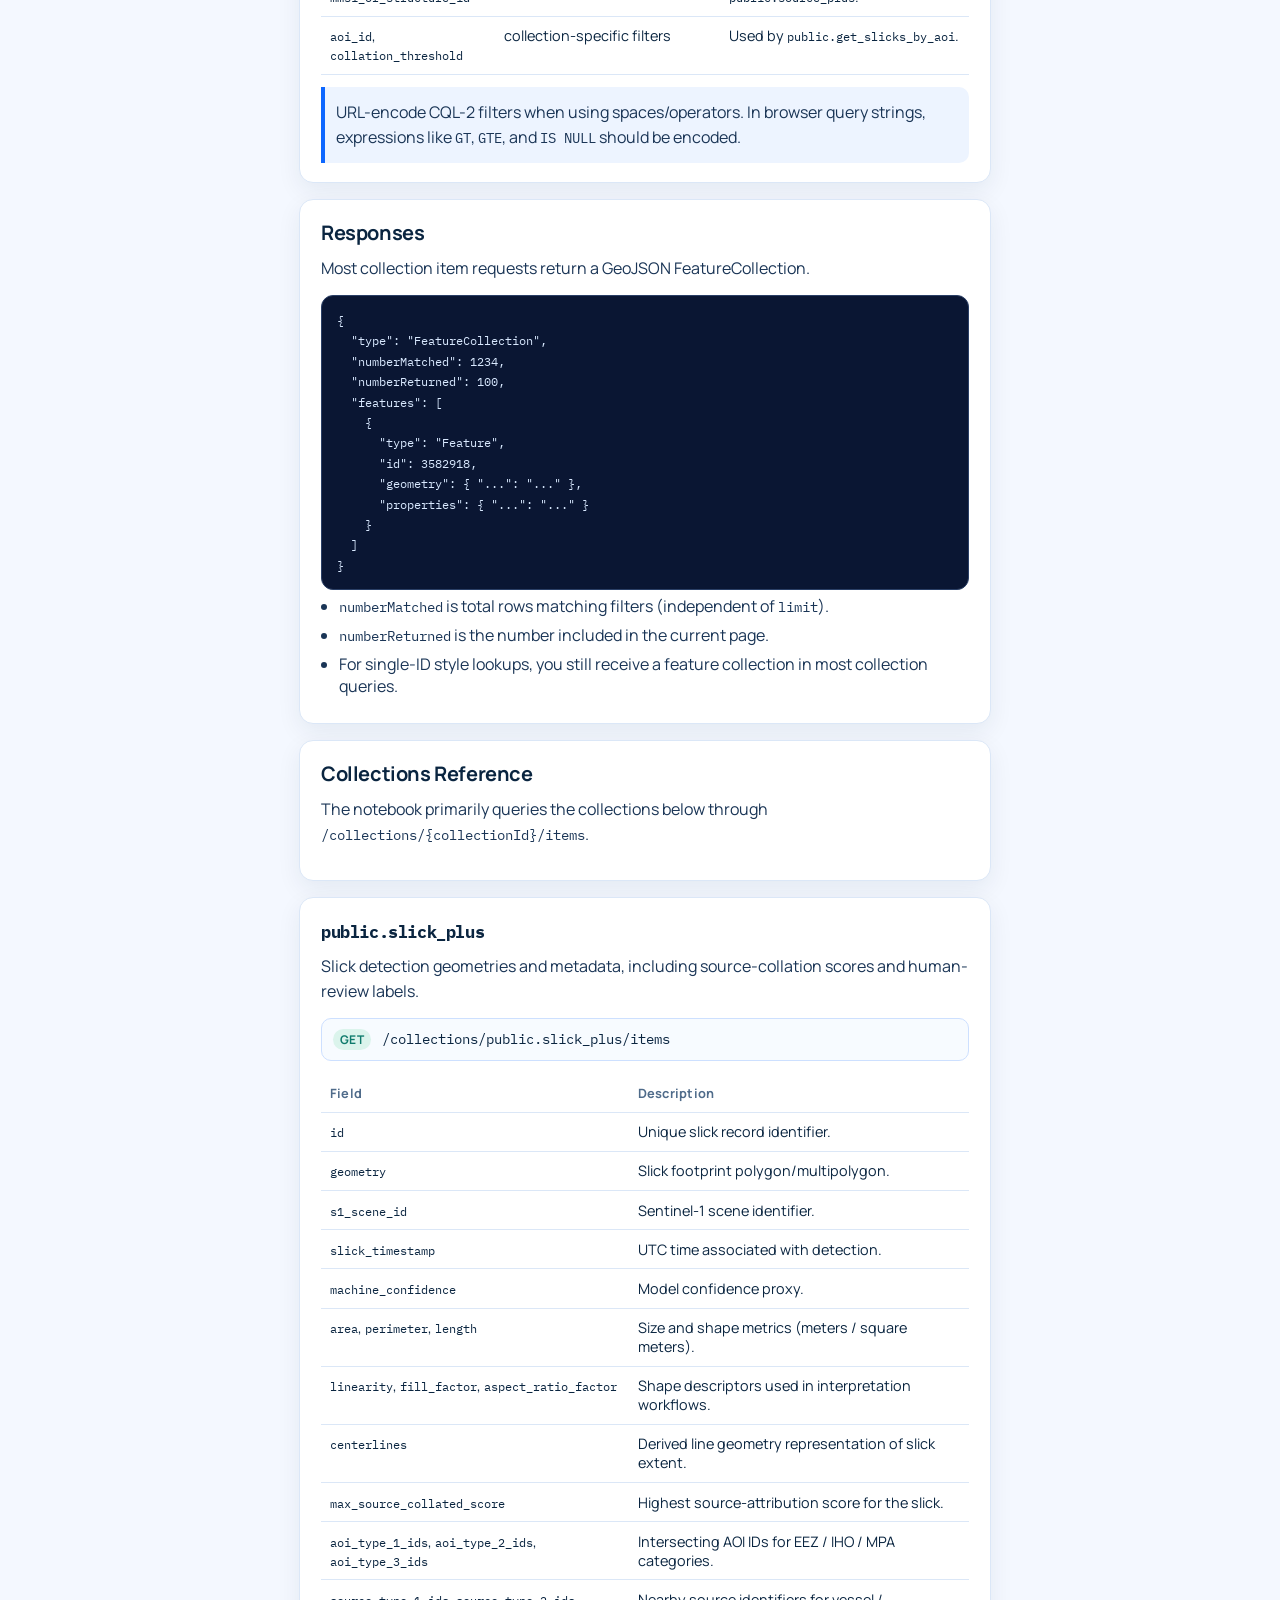
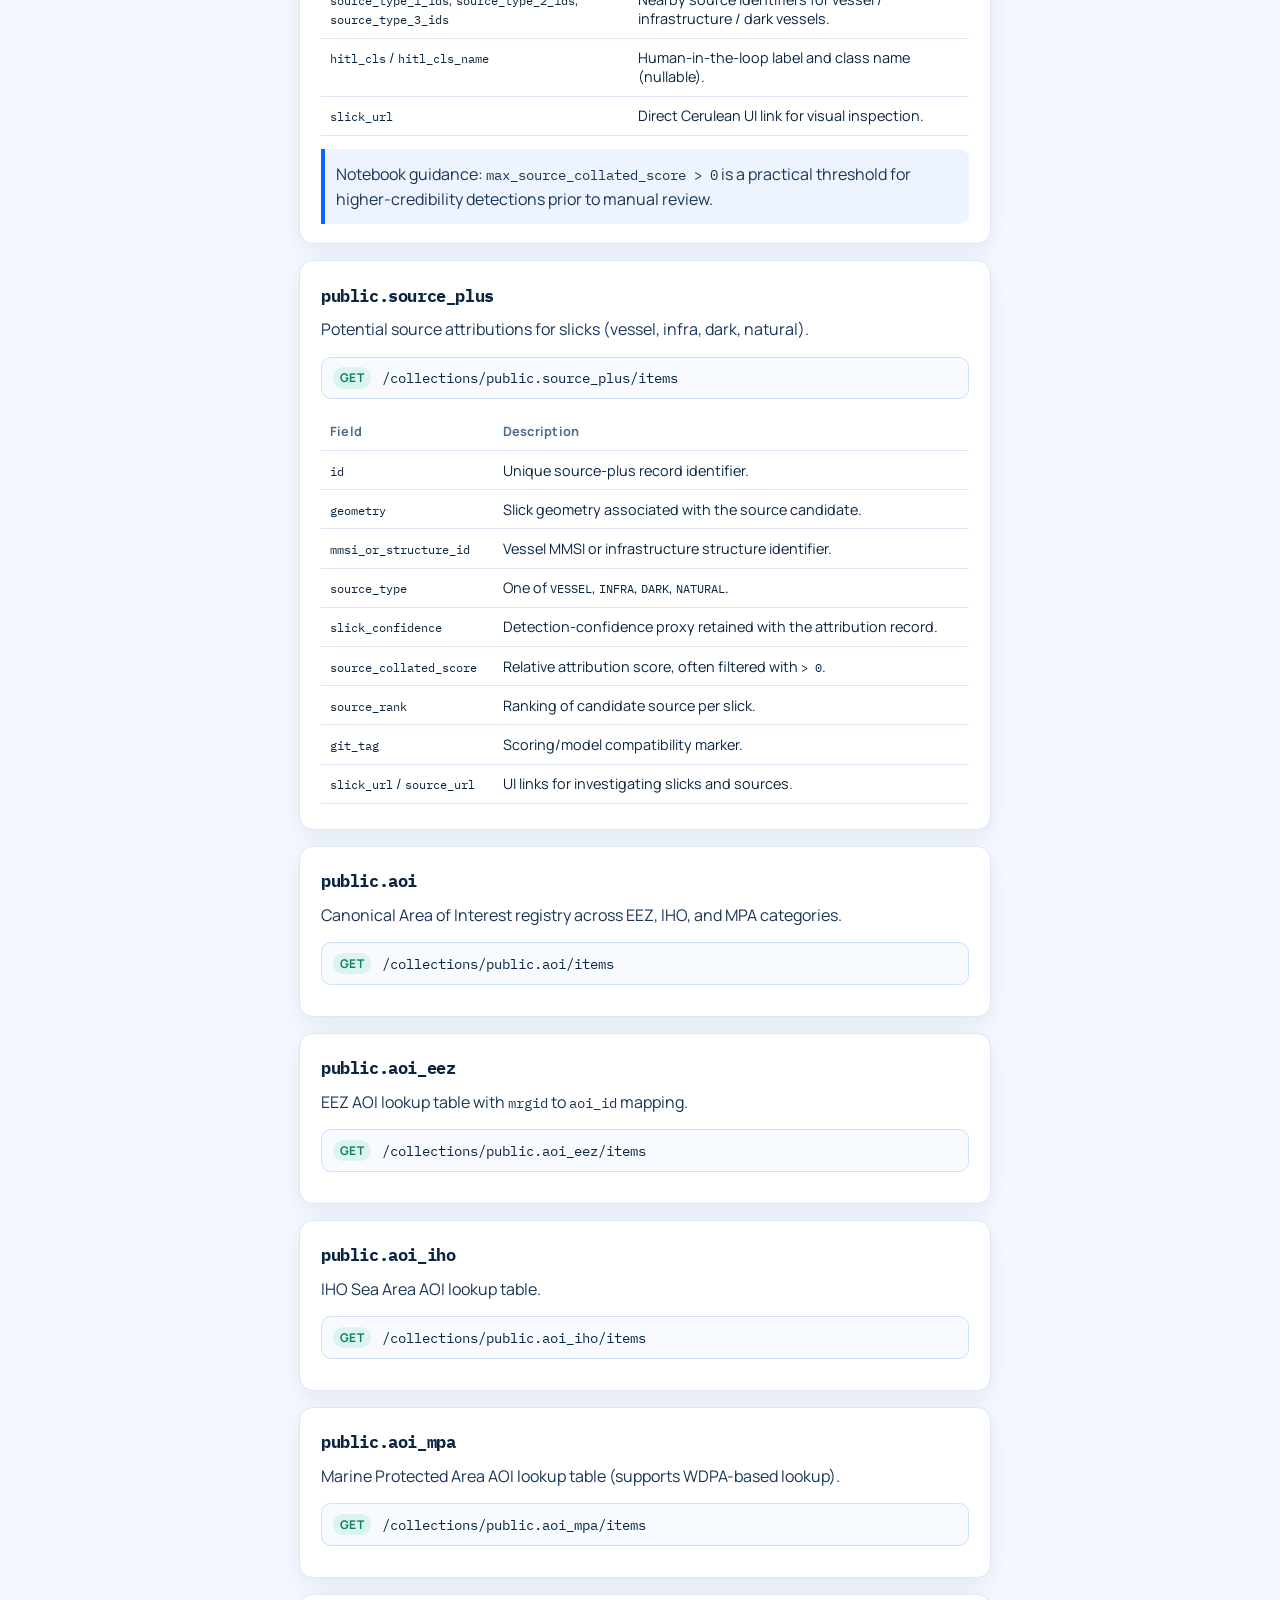
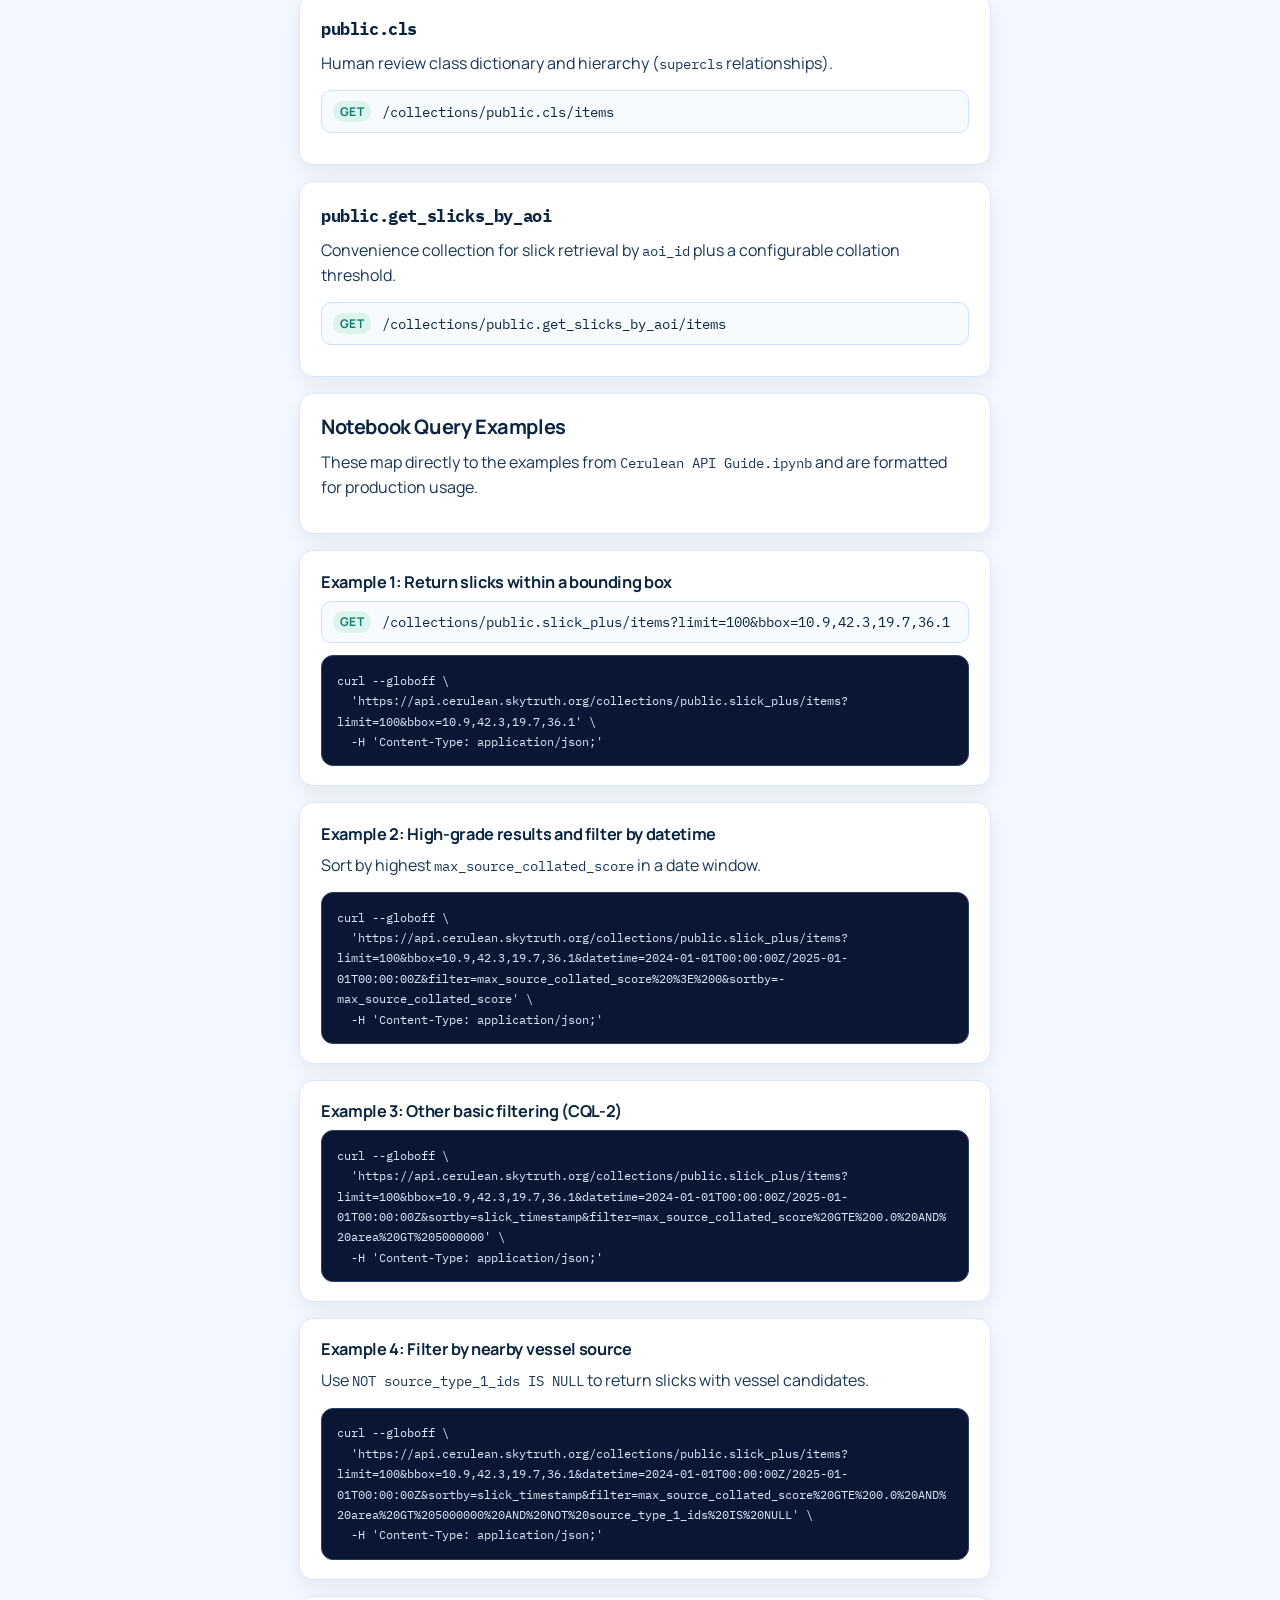
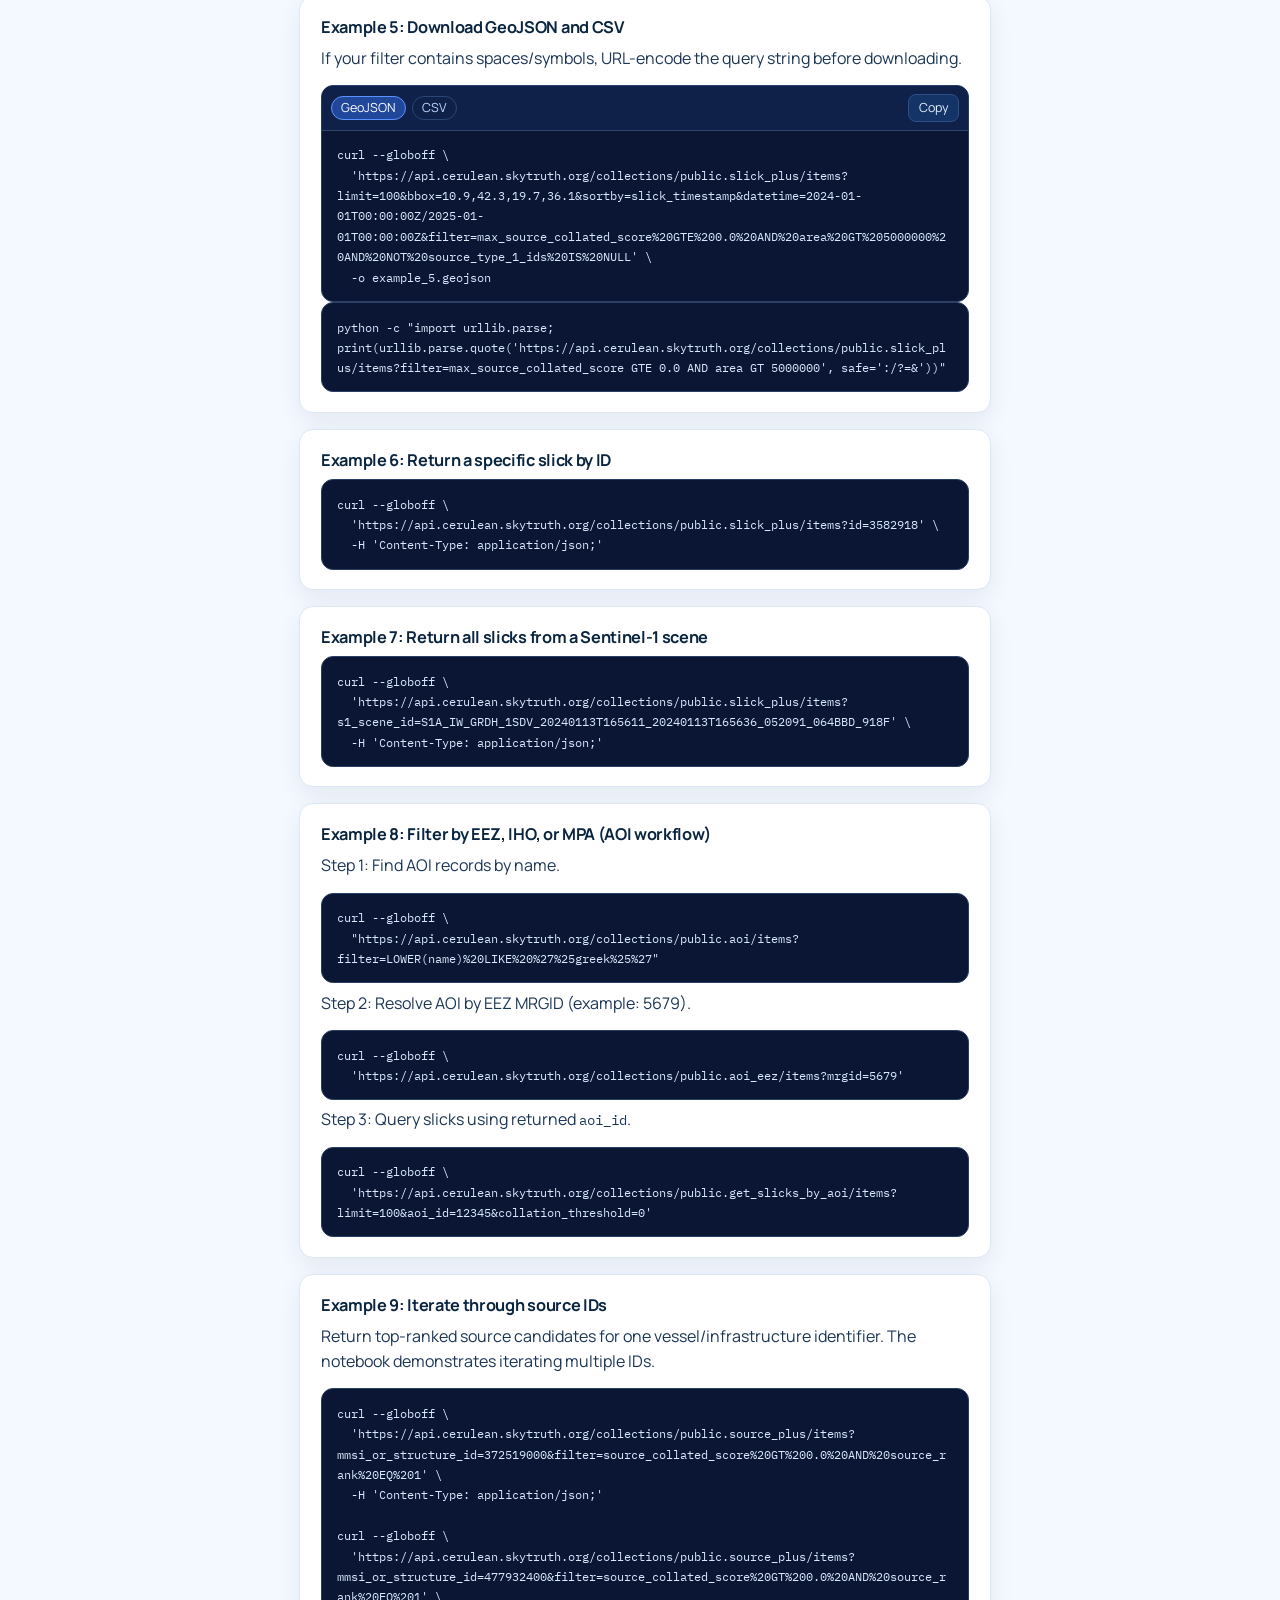
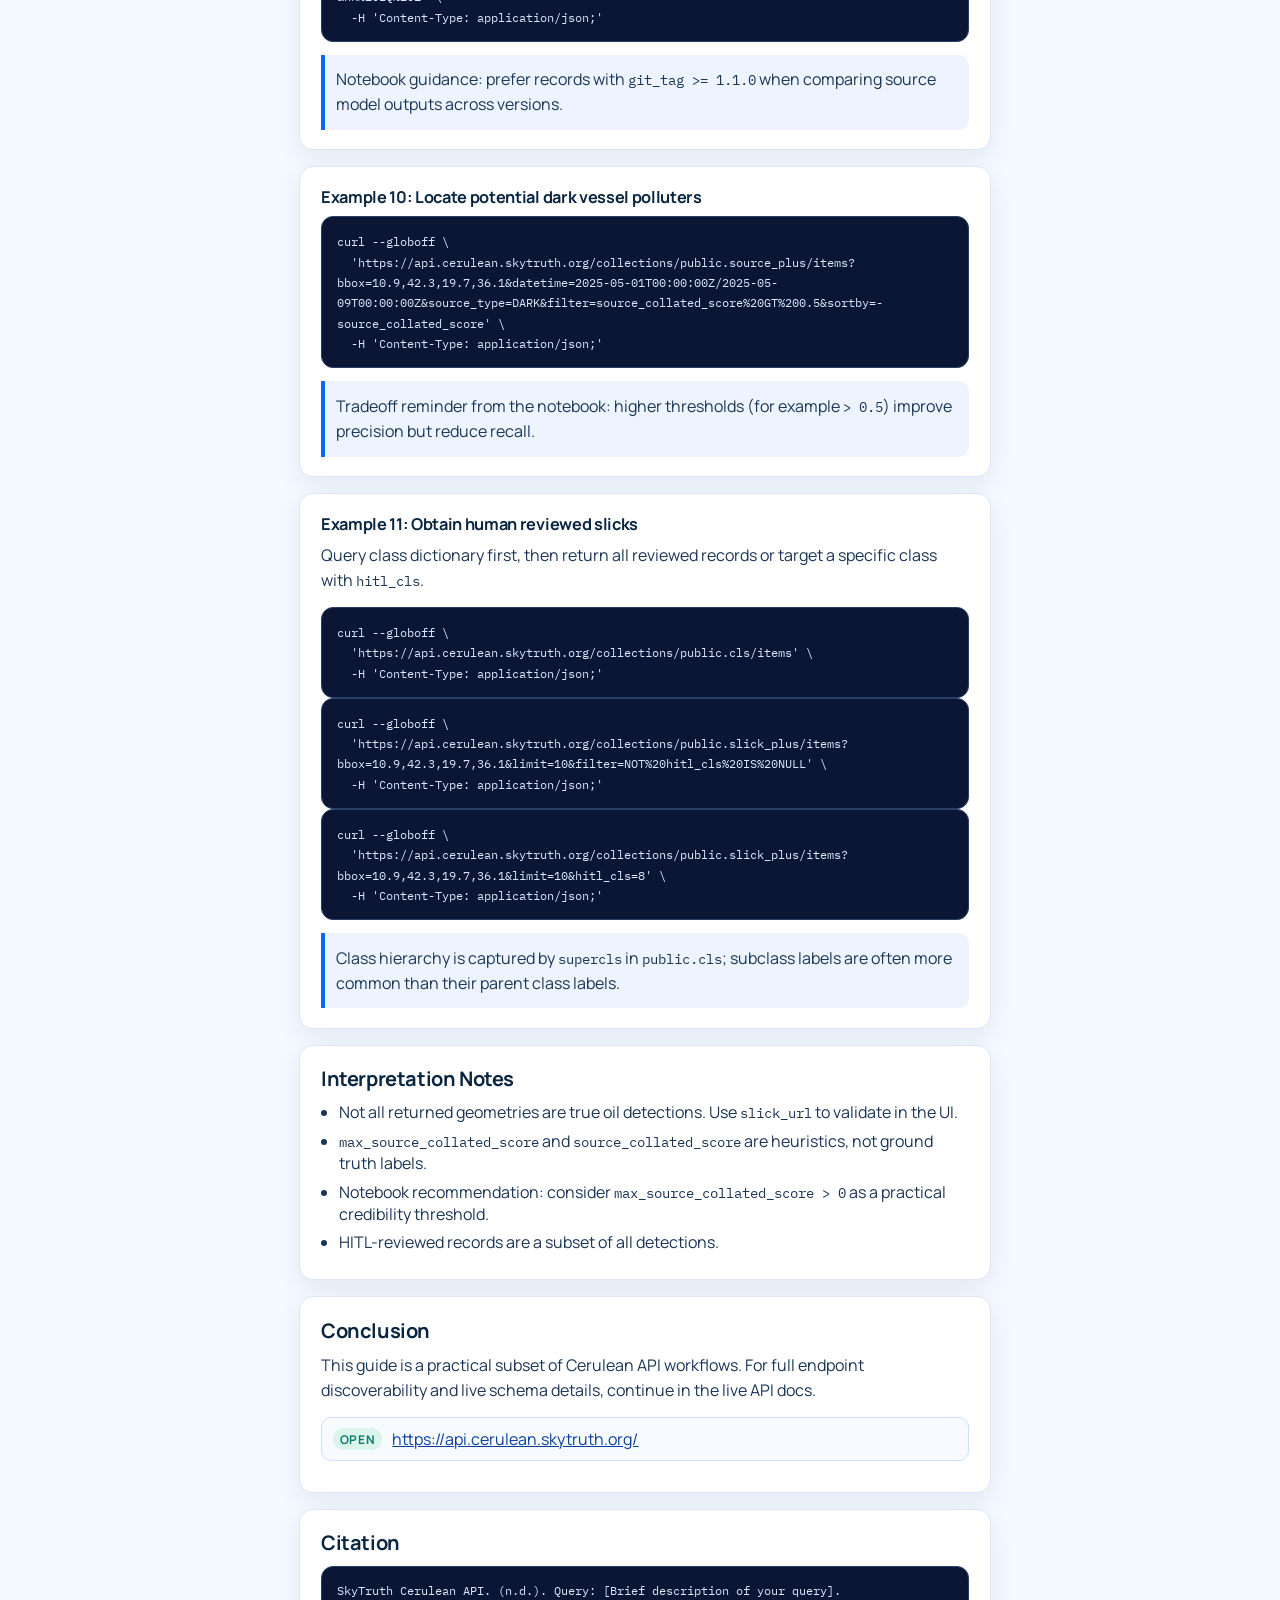
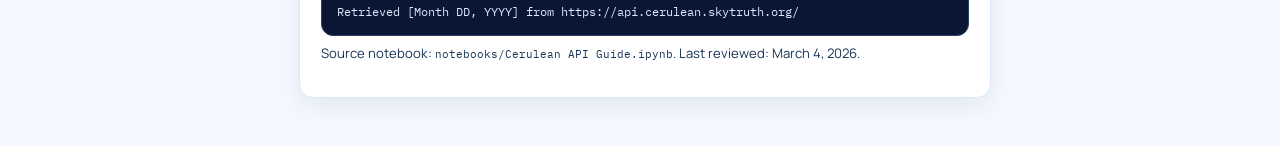
<file: docs/website/index.html>
<!doctype html>
<html lang="en">
  <head>
    <meta charset="UTF-8" />
    <meta name="viewport" content="width=device-width, initial-scale=1.0" />
    <meta
      name="description"
      content="Cerulean API Guide for querying public TiPG collections for oil slick detections, source attribution, AOIs, and human review classes."
    />
    <title>Cerulean API Guide</title>
    <link rel="stylesheet" href="./styles.css" />
  </head>
  <body>
    <header class="topbar">
      <div class="brand">
        <span class="brand-mark">C</span>
        <div>
          <p class="brand-label">SkyTruth Cerulean</p>
          <h1>Cerulean API Guide</h1>
        </div>
      </div>
      <button id="menuToggle" class="menu-toggle" aria-expanded="false" aria-controls="sidebar">
        Navigation
      </button>
      <a class="top-link" href="https://api.cerulean.skytruth.org/" target="_blank" rel="noreferrer"
        >Open Live API Docs</a
      >
    </header>

    <div class="layout">
      <aside id="sidebar" class="sidebar">
        <nav aria-label="Primary">
          <label class="nav-search-label" for="navSearch">Filter sections</label>
          <input
            id="navSearch"
            class="nav-search"
            type="search"
            placeholder="Type to filter..."
            autocomplete="off"
          />

          <p class="nav-group-title">Getting Started</p>
          <a href="#overview" class="nav-link">Overview</a>
          <a href="#quickstart" class="nav-link">Quickstart</a>
          <a href="#query-model" class="nav-link">Query Model</a>
          <a href="#responses" class="nav-link">Responses</a>

          <p class="nav-group-title">Collections</p>
          <a href="#collection-slick-plus" class="nav-link">public.slick_plus</a>
          <a href="#collection-source-plus" class="nav-link">public.source_plus</a>
          <a href="#collection-aoi" class="nav-link">public.aoi</a>
          <a href="#collection-aoi-eez" class="nav-link">public.aoi_eez</a>
          <a href="#collection-aoi-iho" class="nav-link">public.aoi_iho</a>
          <a href="#collection-aoi-mpa" class="nav-link">public.aoi_mpa</a>
          <a href="#collection-cls" class="nav-link">public.cls</a>
          <a href="#collection-get-slicks-by-aoi" class="nav-link">public.get_slicks_by_aoi</a>

          <p class="nav-group-title">Examples</p>
          <a href="#example-1" class="nav-link">1. BBox Query</a>
          <a href="#example-2" class="nav-link">2. Datetime + Score</a>
          <a href="#example-3" class="nav-link">3. Basic CQL-2 Filters</a>
          <a href="#example-4" class="nav-link">4. Filter by Source</a>
          <a href="#example-5" class="nav-link">5. Download GeoJSON/CSV</a>
          <a href="#example-6" class="nav-link">6. Query by Slick ID</a>
          <a href="#example-7" class="nav-link">7. Query by Sentinel-1 Scene</a>
          <a href="#example-8" class="nav-link">8. AOI Workflow</a>
          <a href="#example-9" class="nav-link">9. Iterate Sources</a>
          <a href="#example-10" class="nav-link">10. Dark Vessel Search</a>
          <a href="#example-11" class="nav-link">11. Human Reviewed Slicks</a>

          <p class="nav-group-title">Reference</p>
          <a href="#interpretation" class="nav-link">Interpretation Notes</a>
          <a href="#conclusion" class="nav-link">Conclusion</a>
          <a href="#citation" class="nav-link">Citation</a>
        </nav>
      </aside>

      <main class="content">
        <section id="overview" class="section hero">
          <div class="eyebrow">Public API</div>
          <h2>Cerulean API Guide</h2>
          <p>
            Cerulean exposes an OGC API Features-compatible TiPG endpoint at
            <a href="https://api.cerulean.skytruth.org/" target="_blank" rel="noreferrer"
              >https://api.cerulean.skytruth.org/</a
            >. This guide mirrors the workflows in
            <code>notebooks/Cerulean API Guide.ipynb</code> and focuses on query patterns for
            slick detections, source attribution, AOIs, and human-reviewed classes.
          </p>
          <div class="hero-grid">
            <div class="hero-card">
              <p class="hero-label">Base URL</p>
              <code>https://api.cerulean.skytruth.org/</code>
            </div>
            <div class="hero-card">
              <p class="hero-label">Main pattern</p>
              <code>GET /collections/{collectionId}/items</code>
            </div>
            <div class="hero-card">
              <p class="hero-label">Primary format</p>
              <code>GeoJSON FeatureCollection</code>
            </div>
          </div>
          <div class="callout">
            <p>
              For deeper API semantics, see
              <a href="https://developmentseed.org/tipg/" target="_blank" rel="noreferrer"
                >TiPG docs</a
              >
              and
              <a
                href="https://cran.r-project.org/web/packages/rstac/vignettes/rstac-02-cql2.html"
                target="_blank"
                rel="noreferrer"
                >CQL-2 syntax reference</a
              >.
            </p>
          </div>
          <div class="callout">
            <p>
              For map-driven exploration, use the Cerulean UI:
              <a href="https://cerulean.skytruth.org/" target="_blank" rel="noreferrer"
                >https://cerulean.skytruth.org/</a
              >.
            </p>
          </div>
        </section>

        <section id="quickstart" class="section">
          <h3>Quickstart</h3>
          <p>
            Start with a spatial query against <code>public.slick_plus</code>. This returns slick
            detections in part of the Mediterranean Sea.
          </p>
          <div class="code-example">
            <div class="code-toolbar">
              <div class="lang-tabs">
                <button class="lang-tab is-active" data-lang="bash">cURL</button>
                <button class="lang-tab" data-lang="python">Python</button>
              </div>
              <button class="copy-btn" type="button">Copy</button>
            </div>
            <pre class="code-block is-active" data-lang="bash"><code>curl --globoff \
  'https://api.cerulean.skytruth.org/collections/public.slick_plus/items?limit=100&amp;bbox=10.9,42.3,19.7,36.1' \
  -H 'Content-Type: application/json;'</code></pre>
            <pre class="code-block" data-lang="python"><code>import requests

url = (
    "https://api.cerulean.skytruth.org/collections/public.slick_plus/items"
    "?limit=100"
    "&amp;bbox=10.9,42.3,19.7,36.1"
)

data = requests.get(url, headers={"Content-Type": "application/json;"}).json()
print("Matched:", data.get("numberMatched"))
print("Returned:", data.get("numberReturned"))</code></pre>
          </div>
          <div class="callout">
            <p>
              Pagination defaults to <code>limit=10</code> when omitted (max
              <code>limit=9999</code>). Use <code>offset</code> for paging through large result
              sets.
            </p>
          </div>
        </section>

        <section id="query-model" class="section">
          <h3>Query Model</h3>
          <p>
            Cerulean follows the TiPG + OGC API Features model. Most operations are <code>GET</code>
            queries with URL parameters.
          </p>
          <table>
            <thead>
              <tr>
                <th>Parameter</th>
                <th>Type</th>
                <th>Usage</th>
              </tr>
            </thead>
            <tbody>
              <tr>
                <td><code>bbox</code></td>
                <td>minLon,minLat,maxLon,maxLat</td>
                <td>Spatial filter.</td>
              </tr>
              <tr>
                <td><code>datetime</code></td>
                <td>start/end (UTC)</td>
                <td>Temporal window, ISO format <code>YYYY-MM-DDTHH:MM:SSZ</code>.</td>
              </tr>
              <tr>
                <td><code>limit</code></td>
                <td>integer</td>
                <td>Rows returned. Notebook examples use 100; default is 10, max is 9999.</td>
              </tr>
              <tr>
                <td><code>offset</code></td>
                <td>integer</td>
                <td>Pagination offset.</td>
              </tr>
              <tr>
                <td><code>sortby</code></td>
                <td>string</td>
                <td>Sort field; prefix <code>-</code> for descending.</td>
              </tr>
              <tr>
                <td><code>filter</code></td>
                <td>CQL-2 expression</td>
                <td>
                  Property filters using operators like <code>GT</code>, <code>GTE</code>,
                  <code>EQ</code>, and <code>IS NULL</code>.
                </td>
              </tr>
              <tr>
                <td><code>f</code></td>
                <td>string</td>
                <td>Output format, e.g. <code>geojson</code> or <code>csv</code>.</td>
              </tr>
              <tr>
                <td><code>id</code>, <code>s1_scene_id</code>, <code>hitl_cls</code></td>
                <td>collection-specific filters</td>
                <td>Direct record lookup and common slick filtering dimensions.</td>
              </tr>
              <tr>
                <td><code>source_type</code>, <code>mmsi_or_structure_id</code></td>
                <td>collection-specific filters</td>
                <td>Used heavily with <code>public.source_plus</code>.</td>
              </tr>
              <tr>
                <td><code>aoi_id</code>, <code>collation_threshold</code></td>
                <td>collection-specific filters</td>
                <td>Used by <code>public.get_slicks_by_aoi</code>.</td>
              </tr>
            </tbody>
          </table>
          <div class="callout">
            <p>
              URL-encode CQL-2 filters when using spaces/operators. In browser query strings,
              expressions like <code>GT</code>, <code>GTE</code>, and <code>IS NULL</code> should
              be encoded.
            </p>
          </div>
        </section>

        <section id="responses" class="section">
          <h3>Responses</h3>
          <p>Most collection item requests return a GeoJSON FeatureCollection.</p>
          <pre class="code-block static"><code>{
  "type": "FeatureCollection",
  "numberMatched": 1234,
  "numberReturned": 100,
  "features": [
    {
      "type": "Feature",
      "id": 3582918,
      "geometry": { "...": "..." },
      "properties": { "...": "..." }
    }
  ]
}</code></pre>
          <ul>
            <li>
              <code>numberMatched</code> is total rows matching filters (independent of
              <code>limit</code>).
            </li>
            <li><code>numberReturned</code> is the number included in the current page.</li>
            <li>
              For single-ID style lookups, you still receive a feature collection in most
              collection queries.
            </li>
          </ul>
        </section>

        <section id="collections" class="section">
          <h3>Collections Reference</h3>
          <p>
            The notebook primarily queries the collections below through
            <code>/collections/{collectionId}/items</code>.
          </p>
        </section>

        <section id="collection-slick-plus" class="section collection">
          <h3><code>public.slick_plus</code></h3>
          <p>
            Slick detection geometries and metadata, including source-collation scores and
            human-review labels.
          </p>
          <div class="endpoint">
            <span class="method">GET</span>
            <code>/collections/public.slick_plus/items</code>
          </div>
          <table>
            <thead>
              <tr>
                <th>Field</th>
                <th>Description</th>
              </tr>
            </thead>
            <tbody>
              <tr>
                <td><code>id</code></td>
                <td>Unique slick record identifier.</td>
              </tr>
              <tr>
                <td><code>geometry</code></td>
                <td>Slick footprint polygon/multipolygon.</td>
              </tr>
              <tr>
                <td><code>s1_scene_id</code></td>
                <td>Sentinel-1 scene identifier.</td>
              </tr>
              <tr>
                <td><code>slick_timestamp</code></td>
                <td>UTC time associated with detection.</td>
              </tr>
              <tr>
                <td><code>machine_confidence</code></td>
                <td>Model confidence proxy.</td>
              </tr>
              <tr>
                <td><code>area</code>, <code>perimeter</code>, <code>length</code></td>
                <td>Size and shape metrics (meters / square meters).</td>
              </tr>
              <tr>
                <td><code>linearity</code>, <code>fill_factor</code>, <code>aspect_ratio_factor</code></td>
                <td>Shape descriptors used in interpretation workflows.</td>
              </tr>
              <tr>
                <td><code>centerlines</code></td>
                <td>Derived line geometry representation of slick extent.</td>
              </tr>
              <tr>
                <td><code>max_source_collated_score</code></td>
                <td>Highest source-attribution score for the slick.</td>
              </tr>
              <tr>
                <td><code>aoi_type_1_ids</code>, <code>aoi_type_2_ids</code>, <code>aoi_type_3_ids</code></td>
                <td>Intersecting AOI IDs for EEZ / IHO / MPA categories.</td>
              </tr>
              <tr>
                <td><code>source_type_1_ids</code>, <code>source_type_2_ids</code>, <code>source_type_3_ids</code></td>
                <td>Nearby source identifiers for vessel / infrastructure / dark vessels.</td>
              </tr>
              <tr>
                <td><code>hitl_cls</code> / <code>hitl_cls_name</code></td>
                <td>Human-in-the-loop label and class name (nullable).</td>
              </tr>
              <tr>
                <td><code>slick_url</code></td>
                <td>Direct Cerulean UI link for visual inspection.</td>
              </tr>
            </tbody>
          </table>
          <div class="callout">
            <p>
              Notebook guidance: <code>max_source_collated_score &gt; 0</code> is a practical
              threshold for higher-credibility detections prior to manual review.
            </p>
          </div>
        </section>

        <section id="collection-source-plus" class="section collection">
          <h3><code>public.source_plus</code></h3>
          <p>Potential source attributions for slicks (vessel, infra, dark, natural).</p>
          <div class="endpoint">
            <span class="method">GET</span>
            <code>/collections/public.source_plus/items</code>
          </div>
          <table>
            <thead>
              <tr>
                <th>Field</th>
                <th>Description</th>
              </tr>
            </thead>
            <tbody>
              <tr>
                <td><code>id</code></td>
                <td>Unique source-plus record identifier.</td>
              </tr>
              <tr>
                <td><code>geometry</code></td>
                <td>Slick geometry associated with the source candidate.</td>
              </tr>
              <tr>
                <td><code>mmsi_or_structure_id</code></td>
                <td>Vessel MMSI or infrastructure structure identifier.</td>
              </tr>
              <tr>
                <td><code>source_type</code></td>
                <td>One of <code>VESSEL</code>, <code>INFRA</code>, <code>DARK</code>, <code>NATURAL</code>.</td>
              </tr>
              <tr>
                <td><code>slick_confidence</code></td>
                <td>Detection-confidence proxy retained with the attribution record.</td>
              </tr>
              <tr>
                <td><code>source_collated_score</code></td>
                <td>Relative attribution score, often filtered with <code>&gt; 0</code>.</td>
              </tr>
              <tr>
                <td><code>source_rank</code></td>
                <td>Ranking of candidate source per slick.</td>
              </tr>
              <tr>
                <td><code>git_tag</code></td>
                <td>Scoring/model compatibility marker.</td>
              </tr>
              <tr>
                <td><code>slick_url</code> / <code>source_url</code></td>
                <td>UI links for investigating slicks and sources.</td>
              </tr>
            </tbody>
          </table>
        </section>

        <section id="collection-aoi" class="section collection">
          <h3><code>public.aoi</code></h3>
          <p>Canonical Area of Interest registry across EEZ, IHO, and MPA categories.</p>
          <div class="endpoint">
            <span class="method">GET</span>
            <code>/collections/public.aoi/items</code>
          </div>
        </section>

        <section id="collection-aoi-eez" class="section collection">
          <h3><code>public.aoi_eez</code></h3>
          <p>EEZ AOI lookup table with <code>mrgid</code> to <code>aoi_id</code> mapping.</p>
          <div class="endpoint">
            <span class="method">GET</span>
            <code>/collections/public.aoi_eez/items</code>
          </div>
        </section>

        <section id="collection-aoi-iho" class="section collection">
          <h3><code>public.aoi_iho</code></h3>
          <p>IHO Sea Area AOI lookup table.</p>
          <div class="endpoint">
            <span class="method">GET</span>
            <code>/collections/public.aoi_iho/items</code>
          </div>
        </section>

        <section id="collection-aoi-mpa" class="section collection">
          <h3><code>public.aoi_mpa</code></h3>
          <p>Marine Protected Area AOI lookup table (supports WDPA-based lookup).</p>
          <div class="endpoint">
            <span class="method">GET</span>
            <code>/collections/public.aoi_mpa/items</code>
          </div>
        </section>

        <section id="collection-cls" class="section collection">
          <h3><code>public.cls</code></h3>
          <p>Human review class dictionary and hierarchy (<code>supercls</code> relationships).</p>
          <div class="endpoint">
            <span class="method">GET</span>
            <code>/collections/public.cls/items</code>
          </div>
        </section>

        <section id="collection-get-slicks-by-aoi" class="section collection">
          <h3><code>public.get_slicks_by_aoi</code></h3>
          <p>
            Convenience collection for slick retrieval by <code>aoi_id</code> plus a configurable
            collation threshold.
          </p>
          <div class="endpoint">
            <span class="method">GET</span>
            <code>/collections/public.get_slicks_by_aoi/items</code>
          </div>
        </section>

        <section id="examples" class="section">
          <h3>Notebook Query Examples</h3>
          <p>
            These map directly to the examples from <code>Cerulean API Guide.ipynb</code> and are
            formatted for production usage.
          </p>
        </section>

        <section id="example-1" class="section example">
          <h4>Example 1: Return slicks within a bounding box</h4>
          <div class="endpoint">
            <span class="method">GET</span>
            <code>/collections/public.slick_plus/items?limit=100&amp;bbox=10.9,42.3,19.7,36.1</code>
          </div>
          <pre class="code-block static"><code>curl --globoff \
  'https://api.cerulean.skytruth.org/collections/public.slick_plus/items?limit=100&amp;bbox=10.9,42.3,19.7,36.1' \
  -H 'Content-Type: application/json;'</code></pre>
        </section>

        <section id="example-2" class="section example">
          <h4>Example 2: High-grade results and filter by datetime</h4>
          <p>Sort by highest <code>max_source_collated_score</code> in a date window.</p>
          <pre class="code-block static"><code>curl --globoff \
  'https://api.cerulean.skytruth.org/collections/public.slick_plus/items?limit=100&amp;bbox=10.9,42.3,19.7,36.1&amp;datetime=2024-01-01T00:00:00Z/2025-01-01T00:00:00Z&amp;filter=max_source_collated_score%20%3E%200&amp;sortby=-max_source_collated_score' \
  -H 'Content-Type: application/json;'</code></pre>
        </section>

        <section id="example-3" class="section example">
          <h4>Example 3: Other basic filtering (CQL-2)</h4>
          <pre class="code-block static"><code>curl --globoff \
  'https://api.cerulean.skytruth.org/collections/public.slick_plus/items?limit=100&amp;bbox=10.9,42.3,19.7,36.1&amp;datetime=2024-01-01T00:00:00Z/2025-01-01T00:00:00Z&amp;sortby=slick_timestamp&amp;filter=max_source_collated_score%20GTE%200.0%20AND%20area%20GT%205000000' \
  -H 'Content-Type: application/json;'</code></pre>
        </section>

        <section id="example-4" class="section example">
          <h4>Example 4: Filter by nearby vessel source</h4>
          <p>Use <code>NOT source_type_1_ids IS NULL</code> to return slicks with vessel candidates.</p>
          <pre class="code-block static"><code>curl --globoff \
  'https://api.cerulean.skytruth.org/collections/public.slick_plus/items?limit=100&amp;bbox=10.9,42.3,19.7,36.1&amp;datetime=2024-01-01T00:00:00Z/2025-01-01T00:00:00Z&amp;sortby=slick_timestamp&amp;filter=max_source_collated_score%20GTE%200.0%20AND%20area%20GT%205000000%20AND%20NOT%20source_type_1_ids%20IS%20NULL' \
  -H 'Content-Type: application/json;'</code></pre>
        </section>

        <section id="example-5" class="section example">
          <h4>Example 5: Download GeoJSON and CSV</h4>
          <p>
            If your filter contains spaces/symbols, URL-encode the query string before downloading.
          </p>
          <div class="code-example">
            <div class="code-toolbar">
              <div class="lang-tabs">
                <button class="lang-tab is-active" data-lang="geojson">GeoJSON</button>
                <button class="lang-tab" data-lang="csv">CSV</button>
              </div>
              <button class="copy-btn" type="button">Copy</button>
            </div>
            <pre class="code-block is-active" data-lang="geojson"><code>curl --globoff \
  'https://api.cerulean.skytruth.org/collections/public.slick_plus/items?limit=100&amp;bbox=10.9,42.3,19.7,36.1&amp;sortby=slick_timestamp&amp;datetime=2024-01-01T00:00:00Z/2025-01-01T00:00:00Z&amp;filter=max_source_collated_score%20GTE%200.0%20AND%20area%20GT%205000000%20AND%20NOT%20source_type_1_ids%20IS%20NULL' \
  -o example_5.geojson</code></pre>
            <pre class="code-block" data-lang="csv"><code>curl --globoff \
  'https://api.cerulean.skytruth.org/collections/public.slick_plus/items?limit=100&amp;bbox=10.9,42.3,19.7,36.1&amp;sortby=slick_timestamp&amp;datetime=2024-01-01T00:00:00Z/2025-01-01T00:00:00Z&amp;filter=max_source_collated_score%20GTE%200.0%20AND%20area%20GT%205000000%20AND%20NOT%20source_type_1_ids%20IS%20NULL&amp;f=csv' \
  -o example_5.csv</code></pre>
          </div>
          <pre class="code-block static"><code>python -c "import urllib.parse; print(urllib.parse.quote('https://api.cerulean.skytruth.org/collections/public.slick_plus/items?filter=max_source_collated_score GTE 0.0 AND area GT 5000000', safe=':/?=&amp;'))"</code></pre>
        </section>

        <section id="example-6" class="section example">
          <h4>Example 6: Return a specific slick by ID</h4>
          <pre class="code-block static"><code>curl --globoff \
  'https://api.cerulean.skytruth.org/collections/public.slick_plus/items?id=3582918' \
  -H 'Content-Type: application/json;'</code></pre>
        </section>

        <section id="example-7" class="section example">
          <h4>Example 7: Return all slicks from a Sentinel-1 scene</h4>
          <pre class="code-block static"><code>curl --globoff \
  'https://api.cerulean.skytruth.org/collections/public.slick_plus/items?s1_scene_id=S1A_IW_GRDH_1SDV_20240113T165611_20240113T165636_052091_064BBD_918F' \
  -H 'Content-Type: application/json;'</code></pre>
        </section>

        <section id="example-8" class="section example">
          <h4>Example 8: Filter by EEZ, IHO, or MPA (AOI workflow)</h4>
          <p>Step 1: Find AOI records by name.</p>
          <pre class="code-block static"><code>curl --globoff \
  "https://api.cerulean.skytruth.org/collections/public.aoi/items?filter=LOWER(name)%20LIKE%20%27%25greek%25%27"</code></pre>
          <p>Step 2: Resolve AOI by EEZ MRGID (example: 5679).</p>
          <pre class="code-block static"><code>curl --globoff \
  'https://api.cerulean.skytruth.org/collections/public.aoi_eez/items?mrgid=5679'</code></pre>
          <p>Step 3: Query slicks using returned <code>aoi_id</code>.</p>
          <pre class="code-block static"><code>curl --globoff \
  'https://api.cerulean.skytruth.org/collections/public.get_slicks_by_aoi/items?limit=100&amp;aoi_id=12345&amp;collation_threshold=0'</code></pre>
        </section>

        <section id="example-9" class="section example">
          <h4>Example 9: Iterate through source IDs</h4>
          <p>
            Return top-ranked source candidates for one vessel/infrastructure identifier. The
            notebook demonstrates iterating multiple IDs.
          </p>
          <pre class="code-block static"><code>curl --globoff \
  'https://api.cerulean.skytruth.org/collections/public.source_plus/items?mmsi_or_structure_id=372519000&amp;filter=source_collated_score%20GT%200.0%20AND%20source_rank%20EQ%201' \
  -H 'Content-Type: application/json;'

curl --globoff \
  'https://api.cerulean.skytruth.org/collections/public.source_plus/items?mmsi_or_structure_id=477932400&amp;filter=source_collated_score%20GT%200.0%20AND%20source_rank%20EQ%201' \
  -H 'Content-Type: application/json;'</code></pre>
          <div class="callout">
            <p>
              Notebook guidance: prefer records with <code>git_tag &gt;= 1.1.0</code> when comparing
              source model outputs across versions.
            </p>
          </div>
        </section>

        <section id="example-10" class="section example">
          <h4>Example 10: Locate potential dark vessel polluters</h4>
          <pre class="code-block static"><code>curl --globoff \
  'https://api.cerulean.skytruth.org/collections/public.source_plus/items?bbox=10.9,42.3,19.7,36.1&amp;datetime=2025-05-01T00:00:00Z/2025-05-09T00:00:00Z&amp;source_type=DARK&amp;filter=source_collated_score%20GT%200.5&amp;sortby=-source_collated_score' \
  -H 'Content-Type: application/json;'</code></pre>
          <div class="callout">
            <p>
              Tradeoff reminder from the notebook: higher thresholds (for example
              <code>&gt; 0.5</code>) improve precision but reduce recall.
            </p>
          </div>
        </section>

        <section id="example-11" class="section example">
          <h4>Example 11: Obtain human reviewed slicks</h4>
          <p>
            Query class dictionary first, then return all reviewed records or target a specific
            class with <code>hitl_cls</code>.
          </p>
          <pre class="code-block static"><code>curl --globoff \
  'https://api.cerulean.skytruth.org/collections/public.cls/items' \
  -H 'Content-Type: application/json;'</code></pre>
          <pre class="code-block static"><code>curl --globoff \
  'https://api.cerulean.skytruth.org/collections/public.slick_plus/items?bbox=10.9,42.3,19.7,36.1&amp;limit=10&amp;filter=NOT%20hitl_cls%20IS%20NULL' \
  -H 'Content-Type: application/json;'</code></pre>
          <pre class="code-block static"><code>curl --globoff \
  'https://api.cerulean.skytruth.org/collections/public.slick_plus/items?bbox=10.9,42.3,19.7,36.1&amp;limit=10&amp;hitl_cls=8' \
  -H 'Content-Type: application/json;'</code></pre>
          <div class="callout">
            <p>
              Class hierarchy is captured by <code>supercls</code> in <code>public.cls</code>;
              subclass labels are often more common than their parent class labels.
            </p>
          </div>
        </section>

        <section id="interpretation" class="section">
          <h3>Interpretation Notes</h3>
          <ul>
            <li>Not all returned geometries are true oil detections. Use <code>slick_url</code> to validate in the UI.</li>
            <li><code>max_source_collated_score</code> and <code>source_collated_score</code> are heuristics, not ground truth labels.</li>
            <li>Notebook recommendation: consider <code>max_source_collated_score &gt; 0</code> as a practical credibility threshold.</li>
            <li>HITL-reviewed records are a subset of all detections.</li>
          </ul>
        </section>

        <section id="conclusion" class="section">
          <h3>Conclusion</h3>
          <p>
            This guide is a practical subset of Cerulean API workflows. For full endpoint
            discoverability and live schema details, continue in the live API docs.
          </p>
          <div class="endpoint">
            <span class="method">OPEN</span>
            <a href="https://api.cerulean.skytruth.org/" target="_blank" rel="noreferrer"
              >https://api.cerulean.skytruth.org/</a
            >
          </div>
        </section>

        <section id="citation" class="section">
          <h3>Citation</h3>
          <pre class="code-block static"><code>SkyTruth Cerulean API. (n.d.). Query: [Brief description of your query].
Retrieved [Month DD, YYYY] from https://api.cerulean.skytruth.org/</code></pre>
          <p class="footnote">
            Source notebook: <code>notebooks/Cerulean API Guide.ipynb</code>. Last reviewed:
            March 4, 2026.
          </p>
        </section>
      </main>

      <aside class="toc">
        <div class="toc-inner">
          <p class="toc-title">On This Page</p>
          <a href="#overview" class="toc-link">Overview</a>
          <a href="#quickstart" class="toc-link">Quickstart</a>
          <a href="#query-model" class="toc-link">Query Model</a>
          <a href="#collections" class="toc-link">Collections</a>
          <a href="#examples" class="toc-link">Examples</a>
          <a href="#interpretation" class="toc-link">Interpretation Notes</a>
          <a href="#conclusion" class="toc-link">Conclusion</a>
          <a href="#citation" class="toc-link">Citation</a>
        </div>
      </aside>
    </div>

    <script src="./app.js"></script>
  </body>
</html>
</file>
<file: docs/mining-website/styles.css>
@import url("https://fonts.googleapis.com/css2?family=Fraunces:opsz,wght@9..144,600;9..144,700&family=IBM+Plex+Mono:wght@400;500&family=Space+Grotesk:wght@400;500;700&display=swap");
@import "../website/styles.css";

:root {
  --bg: #f8f3ea;
  --surface: #fffdf9;
  --surface-2: #f6f0e6;
  --text: #2d241c;
  --muted: #6f6254;
  --border: #e4d9c7;
  --accent: #aa5f19;
  --accent-ink: #784114;
  --good: #556b2f;
  --code-bg: #241d19;
  --code-text: #f8ecd9;
  --shadow-soft: 0 12px 28px rgba(61, 43, 27, 0.08);
}

body {
  font-family: "Space Grotesk", -apple-system, BlinkMacSystemFont, "Segoe UI", sans-serif;
  background:
    radial-gradient(1000px 580px at 3% -10%, rgba(170, 95, 25, 0.14), transparent 62%),
    radial-gradient(900px 520px at 96% 3%, rgba(85, 107, 47, 0.13), transparent 58%),
    linear-gradient(180deg, #fbf7f0 0%, #f5efe4 100%);
}

.brand h1,
.section h2,
.section h3,
.section h4 {
  font-family: "Fraunces", Georgia, serif;
  letter-spacing: -0.03em;
}

.brand-mark {
  background: linear-gradient(145deg, #6c3a13, #aa5f19 55%, #6c8f2b);
}

.eyebrow {
  border-color: #e7c39b;
  background: #f8e7d4;
  color: #8f4a10;
}

.hero-card {
  border-color: #ead7c1;
  background: linear-gradient(170deg, #fffaf3, #f6eee2);
}

.callout {
  border-left-color: var(--accent);
  background: #f8efe2;
}

.nav-link:hover,
.nav-link.is-active,
.toc-link:hover,
.toc-link.is-active {
  color: var(--accent-ink);
  background: #f4e7d4;
}

.endpoint {
  border-color: #ead7c1;
  background: #fbf4ea;
}

.method {
  background: #e8f0d8;
  color: #52662b;
}

.catalog-grid {
  display: grid;
  grid-template-columns: repeat(3, minmax(0, 1fr));
  gap: 0.8rem;
  margin-top: 0.8rem;
}

.catalog-card {
  border: 1px solid var(--border);
  border-radius: 12px;
  padding: 0.9rem;
  background: linear-gradient(180deg, rgba(255, 251, 245, 0.95), rgba(247, 239, 226, 0.95));
}

.catalog-card h4 {
  margin-bottom: 0.45rem;
}

.badge-row {
  display: flex;
  flex-wrap: wrap;
  gap: 0.45rem;
  margin-top: 0.6rem;
}

.badge {
  display: inline-flex;
  align-items: center;
  gap: 0.35rem;
  padding: 0.22rem 0.56rem;
  border-radius: 999px;
  border: 1px solid #ead7c1;
  background: #fff8ef;
  color: #6d4822;
  font-size: 0.76rem;
}

.link-row {
  display: flex;
  flex-wrap: wrap;
  gap: 0.65rem;
  margin-top: 0.8rem;
}

.link-chip {
  text-decoration: none;
  border: 1px solid var(--border);
  border-radius: 999px;
  padding: 0.34rem 0.72rem;
  background: #fffaf2;
  color: var(--accent-ink);
  font-size: 0.84rem;
}

.status-note {
  margin-top: 0.55rem;
  font-size: 0.85rem;
  color: var(--muted);
}

@media (max-width: 980px) {
  .catalog-grid {
    grid-template-columns: minmax(0, 1fr);
  }
}
</file>
<file: docs/website/styles.css>
@import url("https://fonts.googleapis.com/css2?family=IBM+Plex+Mono:wght@400;500&family=Manrope:wght@400;500;600;700;800&display=swap");

:root {
  --bg: #f4f8ff;
  --surface: #ffffff;
  --surface-2: #f9fbff;
  --text: #0a2540;
  --muted: #4f6b8a;
  --border: #dbe7f7;
  --accent: #0d67ff;
  --accent-ink: #0a3f9e;
  --good: #0f7b6c;
  --code-bg: #0a1633;
  --code-text: #d9e9ff;
  --radius: 14px;
  --shadow-soft: 0 8px 24px rgba(10, 37, 64, 0.07);
}

* {
  box-sizing: border-box;
}

html {
  scroll-behavior: smooth;
}

body {
  margin: 0;
  font-family: "Manrope", -apple-system, BlinkMacSystemFont, "Segoe UI", sans-serif;
  color: var(--text);
  background:
    radial-gradient(1200px 640px at 6% -12%, rgba(13, 103, 255, 0.12), transparent 65%),
    radial-gradient(900px 560px at 95% 4%, rgba(15, 123, 108, 0.09), transparent 60%),
    var(--bg);
}

a {
  color: var(--accent-ink);
}

.topbar {
  position: sticky;
  top: 0;
  z-index: 30;
  display: flex;
  align-items: center;
  justify-content: space-between;
  gap: 1rem;
  padding: 1rem 1.3rem;
  border-bottom: 1px solid var(--border);
  background: rgba(255, 255, 255, 0.9);
  backdrop-filter: blur(10px);
}

.brand {
  display: flex;
  align-items: center;
  gap: 0.9rem;
}

.brand-mark {
  width: 36px;
  height: 36px;
  display: grid;
  place-items: center;
  border-radius: 10px;
  color: #fff;
  font-weight: 800;
  background: linear-gradient(145deg, #0d67ff, #19a9d8);
  box-shadow: inset 0 1px 0 rgba(255, 255, 255, 0.36);
}

.brand-label {
  margin: 0;
  font-size: 0.74rem;
  letter-spacing: 0.08em;
  text-transform: uppercase;
  color: var(--muted);
}

.brand h1 {
  margin: 0;
  font-size: 1rem;
  line-height: 1.2;
}

.menu-toggle {
  display: none;
  border: 1px solid var(--border);
  background: var(--surface);
  color: var(--text);
  border-radius: 999px;
  padding: 0.44rem 0.8rem;
  font: inherit;
  font-size: 0.9rem;
  cursor: pointer;
}

.top-link {
  text-decoration: none;
  border: 1px solid var(--border);
  border-radius: 10px;
  padding: 0.5rem 0.75rem;
  background: var(--surface);
  font-size: 0.86rem;
}

.layout {
  display: grid;
  grid-template-columns: 260px minmax(0, 1fr) 250px;
  gap: 1.25rem;
  width: min(1600px, 100%);
  margin: 0 auto;
  padding: 1.2rem 1.2rem 2rem;
}

.sidebar,
.toc-inner {
  border: 1px solid var(--border);
  border-radius: var(--radius);
  background: var(--surface);
  box-shadow: var(--shadow-soft);
}

.sidebar {
  position: sticky;
  top: 84px;
  max-height: calc(100vh - 96px);
  overflow: auto;
  padding: 1rem;
}

.nav-search-label {
  display: block;
  font-size: 0.72rem;
  color: var(--muted);
  margin-bottom: 0.32rem;
  letter-spacing: 0.05em;
  text-transform: uppercase;
}

.nav-search {
  width: 100%;
  border: 1px solid var(--border);
  border-radius: 9px;
  padding: 0.42rem 0.54rem;
  font: inherit;
  font-size: 0.86rem;
  color: var(--text);
  background: var(--surface-2);
}

.nav-search:focus {
  outline: 2px solid #b8d5ff;
  outline-offset: 1px;
}

.is-hidden {
  display: none !important;
}

.nav-group-title {
  margin: 1rem 0 0.45rem;
  font-size: 0.71rem;
  letter-spacing: 0.08em;
  text-transform: uppercase;
  color: var(--muted);
}

.nav-group-title:first-child {
  margin-top: 0;
}

.nav-link {
  display: block;
  text-decoration: none;
  font-size: 0.9rem;
  color: var(--text);
  padding: 0.35rem 0.5rem;
  border-radius: 8px;
}

.nav-link:hover,
.nav-link.is-active {
  color: var(--accent-ink);
  background: #e9f2ff;
}

.content {
  min-width: 0;
}

.section {
  padding: 1.2rem 1.3rem;
  margin-bottom: 1rem;
  border: 1px solid var(--border);
  border-radius: var(--radius);
  background: var(--surface);
  box-shadow: var(--shadow-soft);
  scroll-margin-top: 84px;
}

.section h2,
.section h3,
.section h4 {
  margin-top: 0;
  letter-spacing: -0.02em;
}

.section h2 {
  margin-bottom: 0.6rem;
  font-size: clamp(1.45rem, 2.5vw, 2rem);
}

.section h3 {
  margin-bottom: 0.6rem;
  font-size: 1.25rem;
}

.section h4 {
  margin-bottom: 0.5rem;
  font-size: 1.02rem;
}

.section p {
  margin: 0.45rem 0 0.9rem;
  line-height: 1.56;
  color: #1a3556;
}

.eyebrow {
  display: inline-flex;
  border-radius: 999px;
  border: 1px solid #b8d5ff;
  background: #eaf3ff;
  color: #1c4ba6;
  padding: 0.24rem 0.6rem;
  font-size: 0.74rem;
  letter-spacing: 0.05em;
  text-transform: uppercase;
  margin-bottom: 0.55rem;
}

.hero-grid {
  display: grid;
  grid-template-columns: repeat(3, minmax(0, 1fr));
  gap: 0.8rem;
  margin-top: 0.8rem;
}

.hero-card {
  border: 1px solid #cfe2ff;
  background: linear-gradient(170deg, #f7fbff, #eef5ff);
  border-radius: 12px;
  padding: 0.85rem;
}

.hero-label {
  margin: 0;
  font-size: 0.78rem;
  text-transform: uppercase;
  letter-spacing: 0.06em;
  color: var(--muted);
}

.callout {
  margin-top: 0.8rem;
  border-left: 4px solid var(--accent);
  background: #edf4ff;
  border-radius: 0 10px 10px 0;
  padding: 0.45rem 0.7rem;
}

.callout p {
  margin: 0.35rem 0;
}

code,
pre {
  font-family: "IBM Plex Mono", ui-monospace, SFMono-Regular, Menlo, Consolas, monospace;
}

code {
  font-size: 0.86em;
}

pre {
  margin: 0;
  white-space: pre-wrap;
  word-break: break-word;
}

.endpoint {
  display: flex;
  align-items: center;
  gap: 0.65rem;
  margin-bottom: 0.75rem;
  padding: 0.6rem 0.7rem;
  border: 1px solid #cde0ff;
  border-radius: 10px;
  background: #f7fbff;
}

.endpoint a {
  overflow-wrap: anywhere;
}

.method {
  display: inline-block;
  padding: 0.14rem 0.42rem;
  border-radius: 999px;
  background: #dbf4ec;
  color: var(--good);
  font-size: 0.75rem;
  font-weight: 700;
  letter-spacing: 0.05em;
}

table {
  width: 100%;
  border-collapse: collapse;
  font-size: 0.9rem;
  margin: 0.85rem 0 0.4rem;
}

th,
td {
  text-align: left;
  vertical-align: top;
  border-bottom: 1px solid var(--border);
  padding: 0.6rem 0.55rem;
}

th {
  color: var(--muted);
  font-weight: 700;
  font-size: 0.8rem;
  letter-spacing: 0.02em;
}

.code-example,
.code-block.static {
  border: 1px solid #2a3f66;
  border-radius: 12px;
  overflow: hidden;
  background: var(--code-bg);
  color: var(--code-text);
}

.code-toolbar {
  display: flex;
  justify-content: space-between;
  align-items: center;
  gap: 0.7rem;
  border-bottom: 1px solid #30466f;
  padding: 0.48rem 0.55rem;
  background: #0f2148;
}

.lang-tabs {
  display: inline-flex;
  gap: 0.35rem;
}

.lang-tab {
  border: 1px solid #2c4674;
  background: transparent;
  color: #bfd8ff;
  border-radius: 999px;
  padding: 0.18rem 0.58rem;
  font-family: inherit;
  font-size: 0.78rem;
  cursor: pointer;
}

.lang-tab.is-active {
  border-color: #5b92ff;
  background: #21479a;
  color: #fff;
}

.copy-btn {
  border: 1px solid #2f4f86;
  border-radius: 8px;
  background: #143367;
  color: #e5efff;
  padding: 0.28rem 0.6rem;
  font-family: inherit;
  font-size: 0.78rem;
  cursor: pointer;
}

.copy-btn.is-copied {
  border-color: #2f7b5f;
  background: #124f3e;
  color: #cbffe8;
}

.code-block {
  display: none;
  padding: 0.86rem 0.96rem;
  line-height: 1.5;
  font-size: 0.85rem;
}

.code-block.is-active,
.code-block.static {
  display: block;
}

.section ul {
  margin: 0.35rem 0 0.35rem 1.1rem;
  padding: 0;
  color: #1a3556;
}

.section li {
  margin-bottom: 0.42rem;
}

.footnote {
  margin-top: 0.6rem;
  font-size: 0.82rem;
  color: var(--muted);
}

.toc {
  position: sticky;
  top: 84px;
  align-self: start;
}

.toc-inner {
  padding: 0.9rem;
}

.toc-title {
  margin: 0 0 0.65rem;
  font-size: 0.78rem;
  letter-spacing: 0.08em;
  text-transform: uppercase;
  color: var(--muted);
}

.toc-link {
  display: block;
  text-decoration: none;
  color: #264567;
  border-radius: 8px;
  padding: 0.3rem 0.45rem;
  font-size: 0.86rem;
}

.toc-link:hover,
.toc-link.is-active {
  color: var(--accent-ink);
  background: #eaf3ff;
}

@media (max-width: 1180px) {
  .layout {
    grid-template-columns: 250px minmax(0, 1fr);
  }

  .toc {
    display: none;
  }
}

@media (max-width: 900px) {
  .menu-toggle {
    display: inline-flex;
  }

  .top-link {
    display: none;
  }

  .layout {
    grid-template-columns: minmax(0, 1fr);
    padding: 0.85rem;
  }

  .sidebar {
    position: fixed;
    top: 64px;
    left: 0.8rem;
    width: min(88vw, 320px);
    transform: translateX(-115%);
    transition: transform 0.24s ease;
    z-index: 40;
  }

  body.sidebar-open .sidebar {
    transform: translateX(0);
  }

  .hero-grid {
    grid-template-columns: minmax(0, 1fr);
  }
}
</file>
